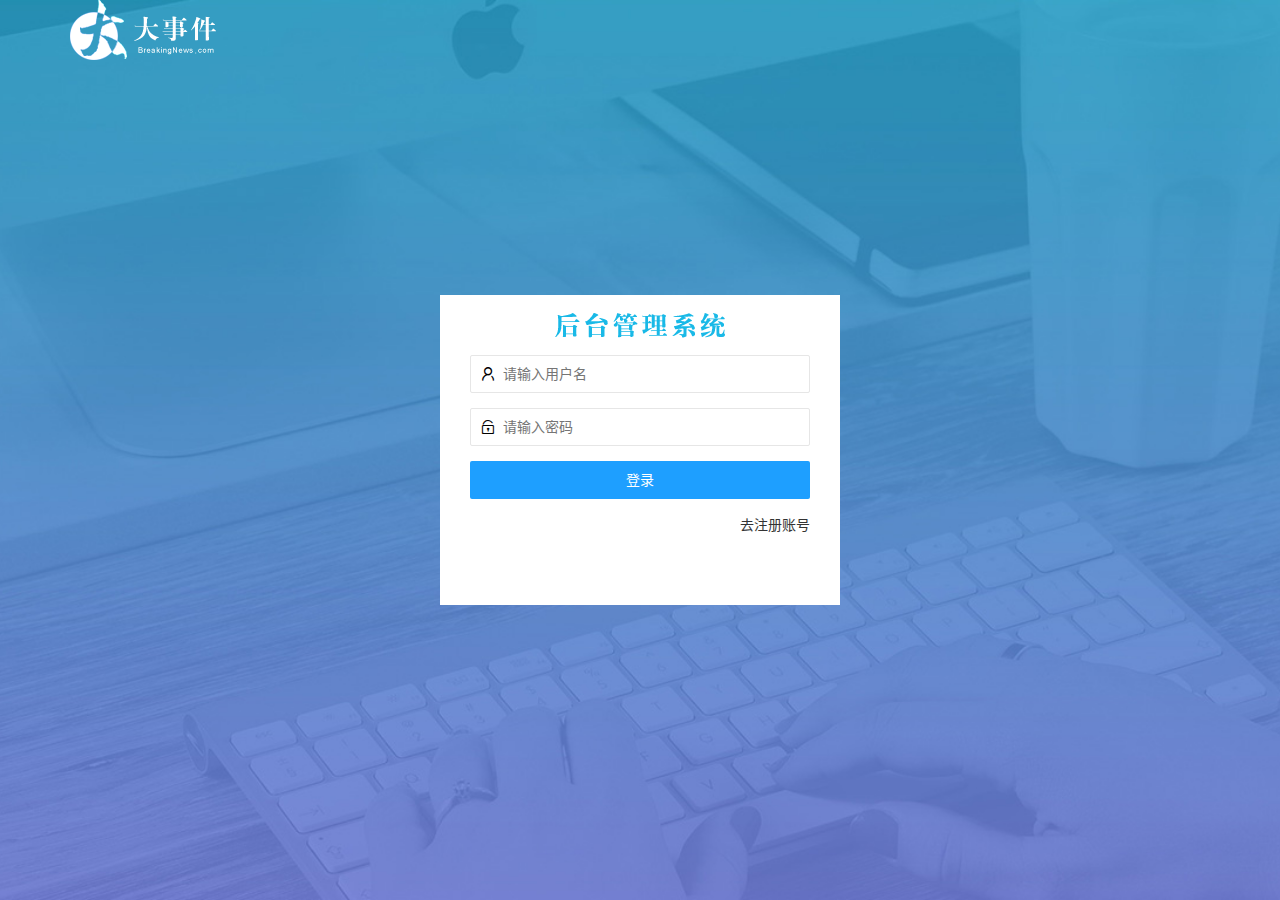
<file: login.html>
<!DOCTYPE html>
<html lang="zh-CN">

<head>
    <meta charset="UTF-8">
    <meta name="viewport" content="width=device-width, initial-scale=1.0">
    <title>大事件-登录/注册</title>
    <!-- 导入layUI样式 -->
    <link rel="stylesheet" href="./assets/lib/layui/css/layui.css">
    <!-- 导入自定义样式 -->
    <link rel="stylesheet" href="./assets/css/login.css">
</head>

<body>
    <!-- 头部logo区 -->
    <div class='layui-main'>
        <img src="./assets/images/logo.png" alt="">
    </div>
    <!-- 登录注册区域 -->
    <div class="loginAndRegBox">
        <!-- 头部 -->
        <div class="title-box"></div>
        <!-- 登录的div -->
        <div class="login-box">
            <form class="layui-form" id="form_login">
                <!-- 用户名 -->
                <div class="layui-form-item">
                    <!-- 用户名图标 -->
                    <i class="layui-icon layui-icon-username"></i>
                    <input type="text" name="username" required lay-verify="required" placeholder="请输入用户名"
                        autocomplete="off" class="layui-input">
                </div>
                <!-- 密码 -->
                <div class="layui-form-item">
                    <!-- 密码图标 -->
                    <i class="layui-icon layui-icon-password"></i>
                    <input type="password" name="password" required lay-verify="pwd" placeholder="请输入密码"
                        autocomplete="off" class="layui-input">
                </div>
                <!-- 登录按钮 -->
                <!-- 注意：表单提交按钮多了一个 lay-submit 属性 -->
                <div class="layui-form-item">
                    <button class="layui-btn layui-btn-fluid layui-btn-normal" lay-submit
                        lay-filter="formDemo">登录</button>
                </div>
                <div class="layui-form-item links">
                    <a href="javascript:;" id="link-reg">去注册账号</a>
                </div>
            </form>
        </div>
        <!-- 注册的div -->
        <div class="reg-box">
            <form class="layui-form" id="form_reg">
                <!-- 用户名 -->
                <div class="layui-form-item">
                    <!-- 用户名图标 -->
                    <i class="layui-icon layui-icon-username"></i>
                    <input type="text" name="username" required lay-verify="required" placeholder="请输入用户名"
                        autocomplete="off" class="layui-input">
                </div>
                <!-- 密码 -->
                <div class="layui-form-item">
                    <!-- 密码图标 -->
                    <i class="layui-icon layui-icon-password"></i>
                    <input type="password" name="password" required lay-verify="required|pwd" placeholder="请输入密码"
                        autocomplete="off" class="layui-input">
                </div>
                <!-- 确认密码 -->
                <div class="layui-form-item">
                    <!-- 密码图标 -->
                    <i class="layui-icon layui-icon-password"></i>
                    <input type="password" name="rePassWord" required lay-verify="required|pwd|rePwd"
                        placeholder="再次确认密码" autocomplete="off" class="layui-input">
                </div>
                <!-- 注册按钮 -->
                <!-- 注意：表单提交按钮多了一个 lay-submit 属性 -->
                <div class="layui-form-item">
                    <button class="layui-btn layui-btn-fluid layui-btn-normal" lay-submit
                        lay-filter="formDemo">注册</button>
                </div>
                <div class="layui-form-item links">
                    <a href="javascript:;" id="link-login">去登录</a>
                </div>
            </form>
        </div>
    </div>
</body>
<!-- 导入layUI-js文件 -->
<script src="./assets/lib/layui/layui.all.js"></script>
<!-- 导入jQUery -->
<script src="./assets/lib/jquery.js"></script>
<script src="./assets/js/baseAPI.js"></script>
<!-- 导入自己的js脚本 -->
<script src="./assets/js/login.js"></script>

</html>
</file>
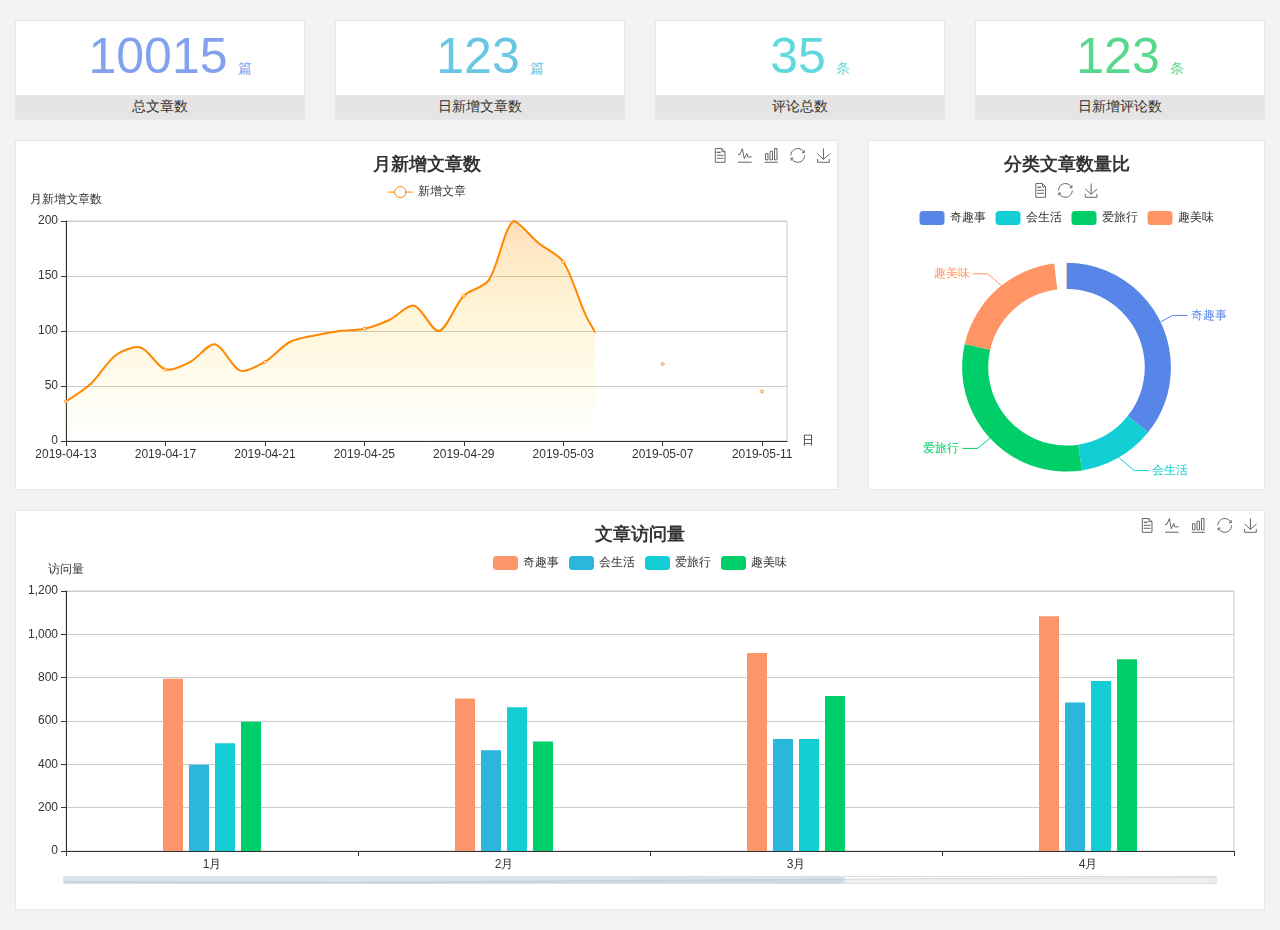
<file: home/dashboard.html>
<!DOCTYPE html>
<html lang="en">

<head>
  <meta charset="UTF-8">
  <meta name="viewport" content="width=device-width, initial-scale=1.0">
  <meta http-equiv="X-UA-Compatible" content="ie=edge">
  <title>图表统计</title>
  <link rel="stylesheet" href="../assets/lib/bootstrap.css" />
  <link rel="stylesheet" href="../assets/lib/main.css" />
  <script src="../assets/lib/jquery.js"></script>
  <script type="text/javascript" src="../assets/lib/echarts.min.js"></script>
</head>

<body>
  <div class="container-fluid">
    <div class="row spannel_list">
      <div class="col-sm-3 col-xs-6">
        <div class="spannel">
          <em>10015</em><span>篇</span>
          <b>总文章数</b>
        </div>
      </div>
      <div class="col-sm-3 col-xs-6">
        <div class="spannel scolor01">
          <em>123</em><span>篇</span>
          <b>日新增文章数</b>
        </div>
      </div>
      <div class="col-sm-3 col-xs-6">
        <div class="spannel scolor02">
          <em>35</em><span>条</span>
          <b>评论总数</b>
        </div>
      </div>
      <div class="col-sm-3 col-xs-6">
        <div class="spannel scolor03">
          <em>123</em><span>条</span>
          <b>日新增评论数</b>
        </div>
      </div>
    </div>
  </div>

  <div class="container-fluid">
    <div class="row curve-pie">
      <div class="col-lg-8 col-md-8">
        <div class="gragh_pannel" id="curve_show"></div>
      </div>
      <div class="col-lg-4 col-md-4">
        <div class="gragh_pannel" id="pie_show"></div>
      </div>
    </div>
  </div>

  <div class="container-fluid">
    <div class="column_pannel" id="column_show"></div>
  </div>

  <script>
    var oChart = echarts.init(document.getElementById('curve_show'));
    var aList_all = [
      { 'count': 36, 'date': '2019-04-13' },
      { 'count': 52, 'date': '2019-04-14' },
      { 'count': 78, 'date': '2019-04-15' },
      { 'count': 85, 'date': '2019-04-16' },
      { 'count': 65, 'date': '2019-04-17' },
      { 'count': 72, 'date': '2019-04-18' },
      { 'count': 88, 'date': '2019-04-19' },
      { 'count': 64, 'date': '2019-04-20' },
      { 'count': 72, 'date': '2019-04-21' },
      { 'count': 90, 'date': '2019-04-22' },
      { 'count': 96, 'date': '2019-04-23' },
      { 'count': 100, 'date': '2019-04-24' },
      { 'count': 102, 'date': '2019-04-25' },
      { 'count': 110, 'date': '2019-04-26' },
      { 'count': 123, 'date': '2019-04-27' },
      { 'count': 100, 'date': '2019-04-28' },
      { 'count': 132, 'date': '2019-04-29' },
      { 'count': 146, 'date': '2019-04-30' },
      { 'count': 200, 'date': '2019-05-01' },
      { 'count': 180, 'date': '2019-05-02' },
      { 'count': 163, 'date': '2019-05-03' },
      { 'count': 110, 'date': '2019-05-04' },
      { 'count': 80, 'date': '2019-05-05' },
      { 'count': 82, 'date': '2019-05-06' },
      { 'count': 70, 'date': '2019-05-07' },
      { 'count': 65, 'date': '2019-05-08' },
      { 'count': 54, 'date': '2019-05-09' },
      { 'count': 40, 'date': '2019-05-10' },
      { 'count': 45, 'date': '2019-05-11' },
      { 'count': 38, 'date': '2019-05-12' },
    ];

    let aCount = [];
    let aDate = [];

    for (var i = 0; i < aList_all.length; i++) {
      aCount.push(aList_all[i].count);
      aDate.push(aList_all[i].date);
    }

    var chartopt = {
      title: {
        text: '月新增文章数',
        left: 'center',
        top: '10'
      },
      tooltip: {
        trigger: 'axis'
      },
      legend: {
        data: ['新增文章'],
        top: '40'
      },
      toolbox: {
        show: true,
        feature: {
          mark: { show: true },
          dataView: { show: true, readOnly: false },
          magicType: { show: true, type: ['line', 'bar'] },
          restore: { show: true },
          saveAsImage: { show: true }
        }
      },
      calculable: true,
      xAxis: [
        {
          name: '日',
          type: 'category',
          boundaryGap: false,
          data: aDate
        }
      ],
      yAxis: [
        {
          name: '月新增文章数',
          type: 'value'
        }
      ],
      series: [
        {
          name: '新增文章',
          type: 'line',
          smooth: true,
          itemStyle: { normal: { areaStyle: { type: 'default' }, color: '#f80' }, lineStyle: { color: '#f80' } },
          data: aCount
        }],
      areaStyle: {
        normal: {
          color: new echarts.graphic.LinearGradient(0, 0, 0, 1, [{
            offset: 0,
            color: 'rgba(255,136,0,0.39)'
          }, {
            offset: .34,
            color: 'rgba(255,180,0,0.25)'
          }, {
            offset: 1,
            color: 'rgba(255,222,0,0.00)'
          }])

        }
      },
      grid: {
        show: true,
        x: 50,
        x2: 50,
        y: 80,
        height: 220
      }
    };

    oChart.setOption(chartopt);


    var oPie = echarts.init(document.getElementById('pie_show'));
    var oPieopt =
    {
      title: {
        top: 10,
        text: '分类文章数量比',
        x: 'center'
      },
      tooltip: {
        trigger: 'item',
        formatter: "{a} <br/>{b} : {c} ({d}%)"
      },
      color: ['#5885e8', '#13cfd5', '#00ce68', '#ff9565'],
      legend: {
        x: 'center',
        top: 65,
        data: ['奇趣事', '会生活', '爱旅行', '趣美味']
      },
      toolbox: {
        show: true,
        x: 'center',
        top: 35,
        feature: {
          mark: { show: true },
          dataView: { show: true, readOnly: false },
          magicType: {
            show: true,
            type: ['pie', 'funnel'],
            option: {
              funnel: {
                x: '25%',
                width: '50%',
                funnelAlign: 'left',
                max: 1548
              }
            }
          },
          restore: { show: true },
          saveAsImage: { show: true }
        }
      },
      calculable: true,
      series: [
        {
          name: '访问来源',
          type: 'pie',
          radius: ['45%', '60%'],
          center: ['50%', '65%'],
          data: [
            { value: 300, name: '奇趣事' },
            { value: 100, name: '会生活' },
            { value: 260, name: '爱旅行' },
            { value: 180, name: '趣美味' }
          ]
        }
      ]
    };
    oPie.setOption(oPieopt);



    var oColumn = this.echarts.init(document.getElementById('column_show'));
    var oColumnopt =
    {
      title: {
        text: '文章访问量',
        left: 'center',
        top: '10'
      },
      tooltip: {
        trigger: 'axis'
      },
      legend: {
        data: ['奇趣事', '会生活', '爱旅行', '趣美味'],
        top: '40'
      },
      toolbox: {
        show: true,
        feature: {
          mark: { show: true },
          dataView: { show: true, readOnly: false },
          magicType: { show: true, type: ['line', 'bar'] },
          restore: { show: true },
          saveAsImage: { show: true }
        }
      },
      calculable: true,
      xAxis: [
        {
          type: 'category',
          data: ['1月', '2月', '3月', '4月', '5月']
        }
      ],
      yAxis: [
        {
          name: '访问量',
          type: 'value'
        }
      ],
      series: [
        {
          name: '奇趣事',
          type: 'bar',
          barWidth: 20,
          itemStyle: {
            normal: { areaStyle: { type: 'default' }, color: '#fd956a' }
          },
          data: [800, 708, 920, 1090, 1200]
        },
        {
          name: '会生活',
          type: 'bar',
          barWidth: 20,
          itemStyle: {
            normal: { areaStyle: { type: 'default' }, color: '#2bb6db' }
          },
          data: [400, 468, 520, 690, 800]
        },
        {
          name: '爱旅行',
          type: 'bar',
          barWidth: 20,
          itemStyle: {
            normal: { areaStyle: { type: 'default' }, color: '#13cfd5' }
          },
          data: [500, 668, 520, 790, 900]
        },
        {
          name: '趣美味',
          type: 'bar',
          barWidth: 20,
          itemStyle: {
            normal: { areaStyle: { type: 'default' }, color: '#00ce68' }
          },
          data: [600, 508, 720, 890, 1000]
        }
      ],
      grid: {
        show: true,
        x: 50,
        x2: 30,
        y: 80,
        height: 260
      },
      dataZoom: [//给x轴设置滚动条
        {
          start: 0,//默认为0
          end: 100 - 1000 / 31,//默认为100
          type: 'slider',
          show: true,
          xAxisIndex: [0],
          handleSize: 0,//滑动条的 左右2个滑动条的大小
          height: 8,//组件高度
          left: 45, //左边的距离
          right: 50,//右边的距离
          bottom: 26,//右边的距离
          handleColor: '#ddd',//h滑动图标的颜色
          handleStyle: {
            borderColor: "#cacaca",
            borderWidth: "1",
            shadowBlur: 2,
            background: "#ddd",
            shadowColor: "#ddd",
          }
        }]
    };
    oColumn.setOption(oColumnopt);
  </script>
</body>

</html>
</file>
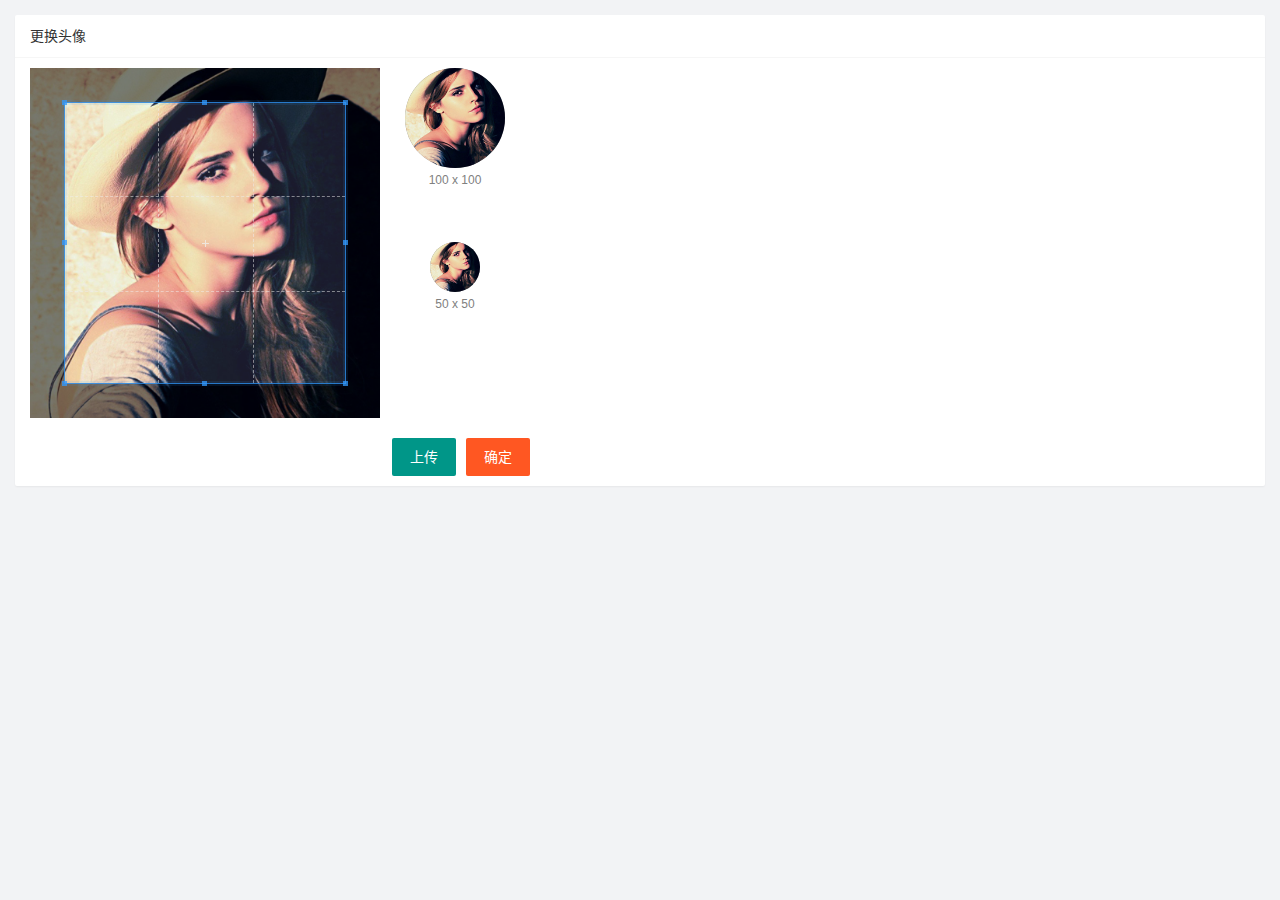
<file: user/user_avatar.html>
<!DOCTYPE html>
<html lang="zh-CN">

<head>
    <meta charset="UTF-8">
    <meta name="viewport" content="width=device-width, initial-scale=1.0">
    <title>Document</title>
    <link rel="stylesheet" href="../assets/lib/layui/css/layui.css">
    <link rel="stylesheet" href="../assets/lib/cropper/cropper.css">
    <link rel="stylesheet" href="../assets/css/user/user_avatar.css">
</head>

<body>
    <div class="layui-card">
        <div class="layui-card-header">更换头像</div>
        <div class="layui-card-body">
            <!-- 第一行的图片裁剪和预览区域 -->
            <div class="row1">
                <!-- 图片裁剪区域 -->
                <div class="cropper-box">
                    <!-- 这个 img 标签很重要，将来会把它初始化为裁剪区域 -->
                    <img id="image" src="../assets/images/sample.jpg" />
                </div>
                <!-- 图片的预览区域 -->
                <div class="preview-box">
                    <div>
                        <!-- 宽高为 100px 的预览区域 -->
                        <div class="img-preview w100"></div>
                        <p class="size">100 x 100</p>
                    </div>
                    <div>
                        <!-- 宽高为 50px 的预览区域 -->
                        <div class="img-preview w50"></div>
                        <p class="size">50 x 50</p>
                    </div>
                </div>
            </div>

            <!-- 第二行的按钮区域 -->
            <div class="row2">
                <!-- 通过accept 属性，可以指定，用户选择什么类型的文件 -->
                <input type="file" id="file" accept="image/jpeg,image/png">
                <button type="button" class="layui-btn" id="btnChooseImage">上传</button>
                <button type="button" class="layui-btn layui-btn-danger" id="btnUpload">确定</button>
            </div>
        </div>
    </div>
</body>
<script src="../assets/lib/layui/layui.all.js"></script>
<script src="../assets/lib/jquery.js"></script>
<script src="../assets/lib/cropper/Cropper.js"></script>
<script src="../assets/lib/cropper/jquery-cropper.js"></script>
<script src="../assets/js/baseAPI.js"></script>
<script src="../assets/js/user/user_avatar.js"></script>

</html>
</file>
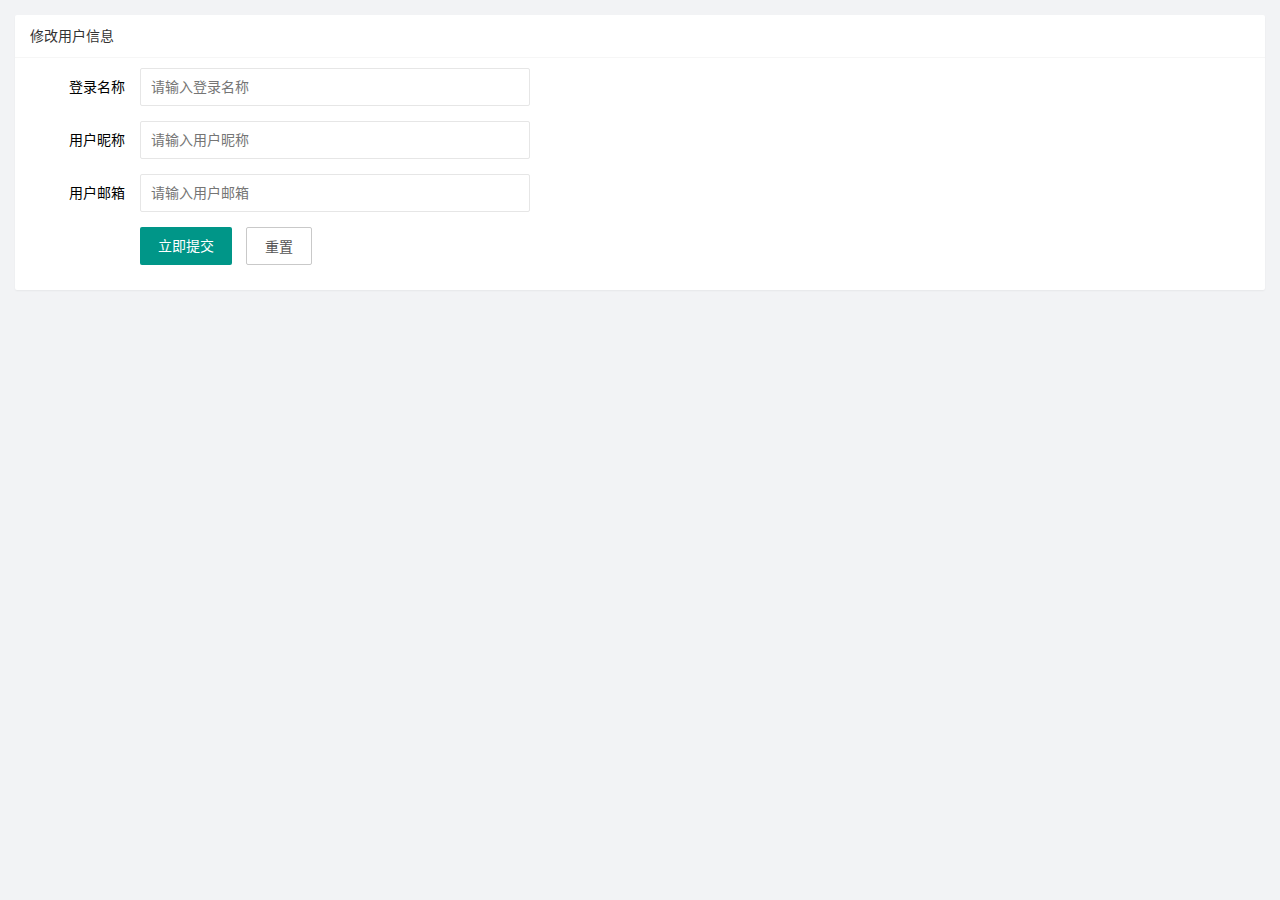
<file: user/user_info.html>
<!DOCTYPE html>
<html lang="zh-CN">

<head>
    <meta charset="UTF-8">
    <meta name="viewport" content="width=device-width, initial-scale=1.0">
    <title>个人信息</title>
    <!-- 导入layui.css文件 -->
    <link rel="stylesheet" href="../assets/lib/layui/css/layui.css">
    <!-- 导入自己的css文件 -->
    <link rel="stylesheet" href="../assets/css/user/user_info.css">
</head>

<body>
    <!-- 卡片区 -->
    <div class="layui-card">
        <div class="layui-card-header">修改用户信息</div>
        <div class="layui-card-body">
            <form class="layui-form" lay-filter='formUserInfo'>
                <!-- 这是隐藏域 -->
                <input type="hidden" name="id" value="" />
                <div class="layui-form-item">
                    <label class="layui-form-label">登录名称</label>
                    <div class="layui-input-block">
                        <input type="text" name="username" required lay-verify="required" placeholder="请输入登录名称"
                            autocomplete="off" class="layui-input" readonly />
                    </div>
                </div>
                <div class="layui-form-item">
                    <label class="layui-form-label">用户昵称</label>
                    <div class="layui-input-block">
                        <input type="text" name="nickname" required lay-verify="required|nickname" placeholder="请输入用户昵称"
                            autocomplete="off" class="layui-input" />
                    </div>
                </div>
                <div class="layui-form-item">
                    <label class="layui-form-label">用户邮箱</label>
                    <div class="layui-input-block">
                        <input type="text" name="email" required lay-verify="required|email" placeholder="请输入用户邮箱"
                            autocomplete="off" class="layui-input" />
                    </div>
                </div>
                <!-- 提交 -->
                <div class="layui-form-item">
                    <div class="layui-input-block">
                        <button class="layui-btn" lay-submit lay-filter="formDemo">立即提交</button>
                        <button type="reset" class="layui-btn layui-btn-primary" id="btnReset">重置</button>
                    </div>
                </div>
            </form>
        </div>
    </div>
</body>
<!-- 导入layui的js文件 -->
<script src="../assets/lib/layui/layui.all.js"></script>
<!--导入jquer的文件 -->
<script src="../assets/lib/jquery.js"></script>
<!-- 导入baseAPI -->
<script src="../assets/js/baseAPI.js"></script>
<!-- 导入自己的js文件 -->
<script src="../assets/js/user/user_info.js"></script>

</html>
</file>
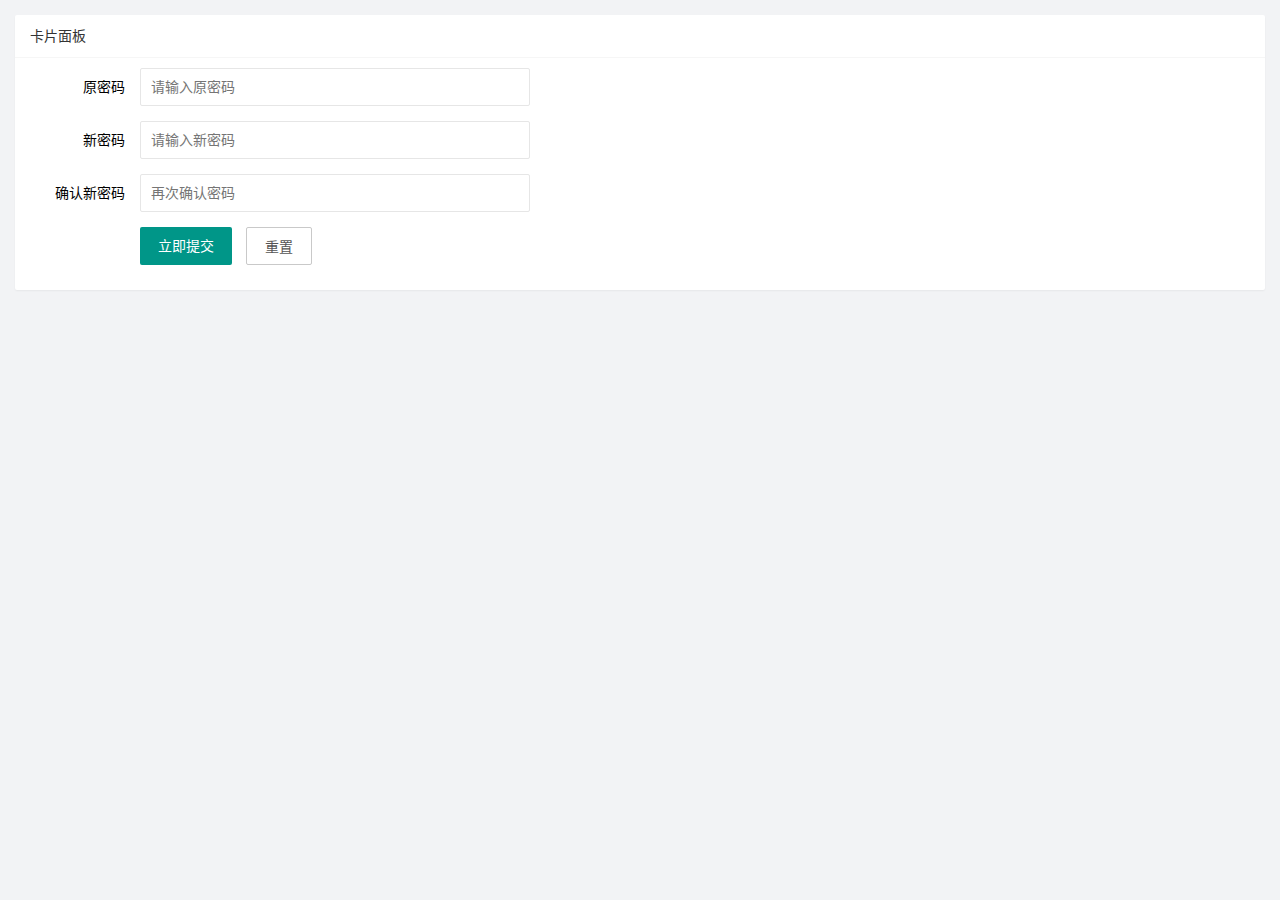
<file: user/user_pwd.html>
<!DOCTYPE html>
<html lang="zh-CN">

<head>
    <meta charset="UTF-8">
    <meta name="viewport" content="width=device-width, initial-scale=1.0">
    <title>重置密码</title>
    <!-- 导入layui的css文件 -->
    <link rel="stylesheet" href="../assets/lib/layui/css/layui.css">
    <!-- 导入自己的css文件 -->
    <link rel="stylesheet" href="../assets/css/user/user_pwd.css">
</head>

<body>
    <div class="layui-card">
        <div class="layui-card-header">卡片面板</div>
        <div class="layui-card-body">
            <!-- 表单 -->
            <form class="layui-form" action="">
                <div class="layui-form-item">
                    <label class="layui-form-label">原密码</label>
                    <div class="layui-input-block">
                        <input type="password" name="oldPwd" required lay-verify="required|pwd" placeholder="请输入原密码"
                            autocomplete="off" class="layui-input">
                    </div>
                </div>
                <div class="layui-form-item">
                    <label class="layui-form-label">新密码</label>
                    <div class="layui-input-block">
                        <input type="password" name="newPwd" required lay-verify="required|pwd|samePwd"
                            placeholder="请输入新密码" autocomplete="off" class="layui-input">
                    </div>
                </div>
                <div class="layui-form-item">
                    <label class="layui-form-label">确认新密码</label>
                    <div class="layui-input-block">
                        <input type="password" name="rePwd" required lay-verify="required|pwd｜rePwd"
                            placeholder="再次确认密码" autocomplete="off" class="layui-input">
                    </div>
                </div>
                <!-- 提交 -->
                <div class="layui-form-item">
                    <div class="layui-input-block">
                        <button class="layui-btn" lay-submit lay-filter="formDemo">立即提交</button>
                        <button type="reset" class="layui-btn layui-btn-primary" id="btnReset">重置</button>
                    </div>
                </div>
            </form>
        </div>
    </div>
</body>
<!-- 导入layui的js文件 -->
<script src="../assets/lib/layui/layui.all.js"></script>
<!--导入jquer的文件 -->
<script src="../assets/lib/jquery.js"></script>
<!-- 导入baseAPI -->
<script src="../assets/js/baseAPI.js"></script>
<!-- 导入自己的js文件 -->
<script src="../assets/js/user/user_pwd.js"></script>

</html>
</file>
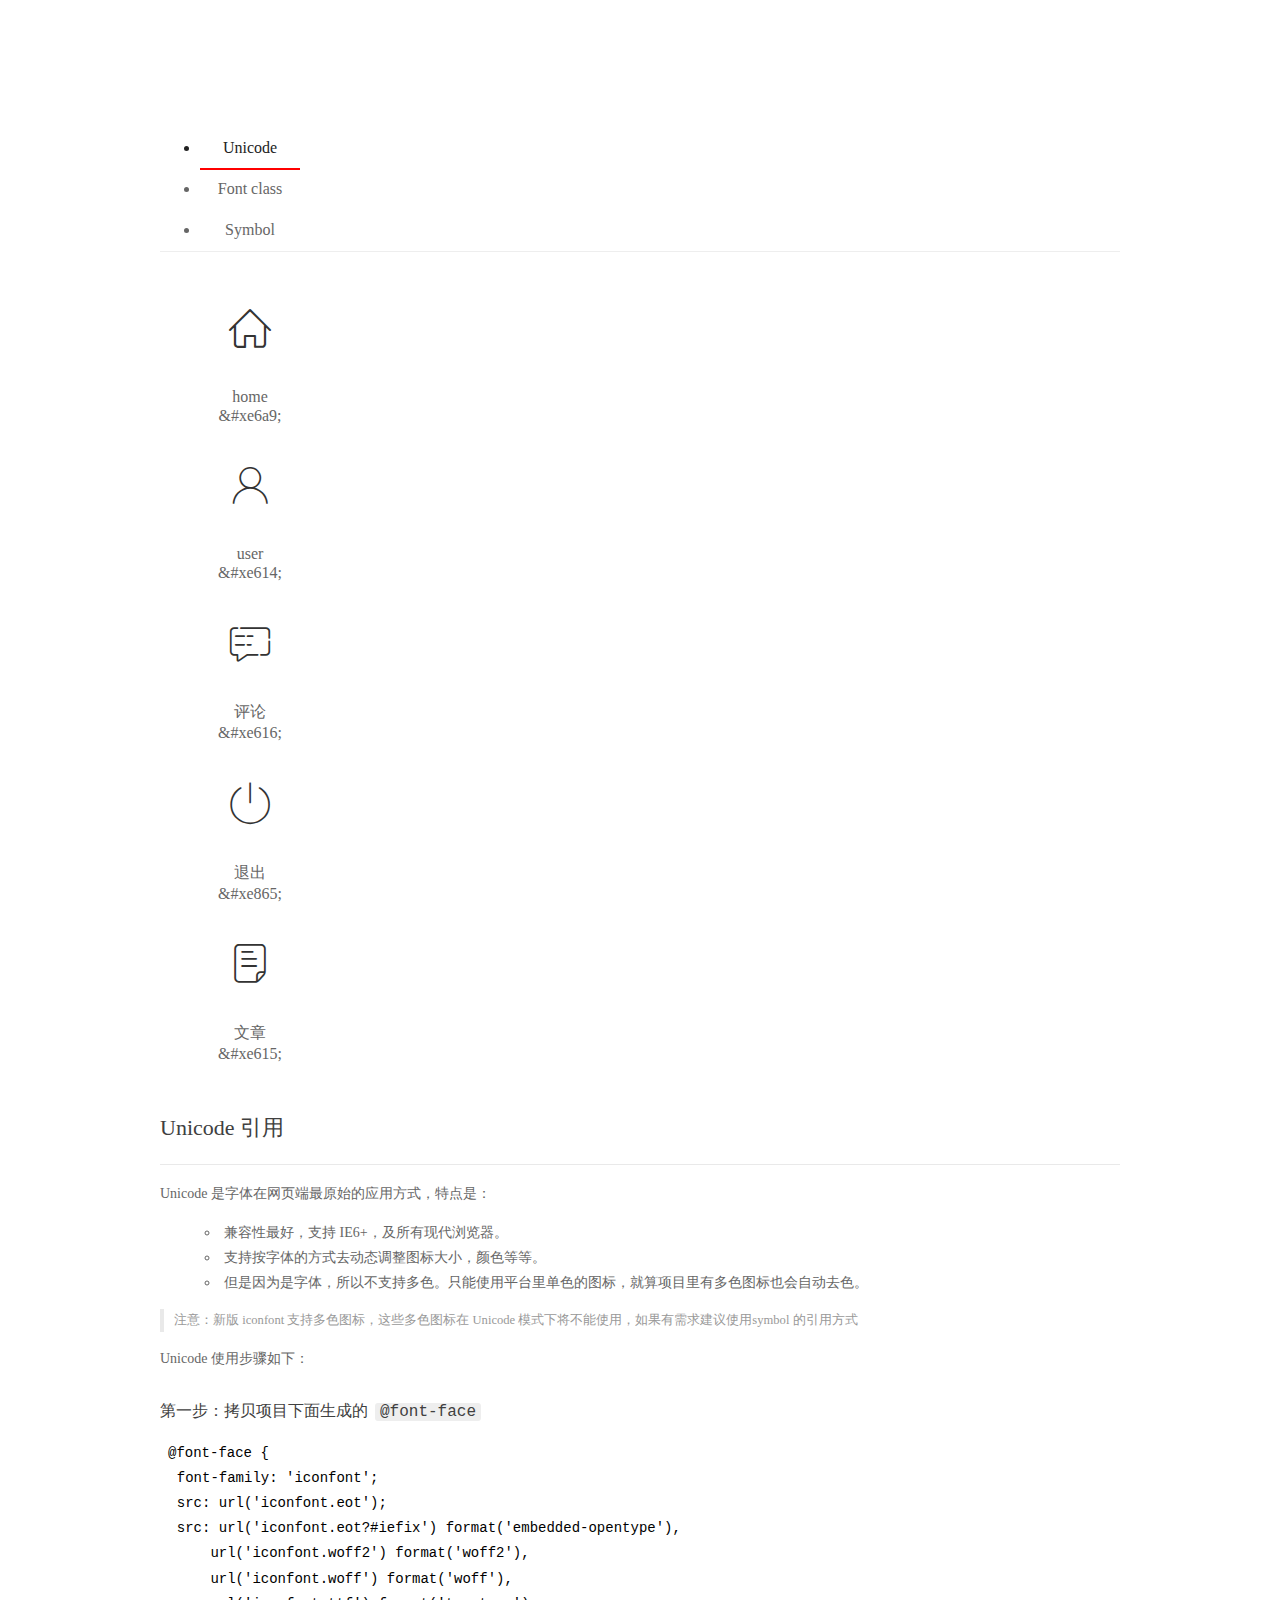
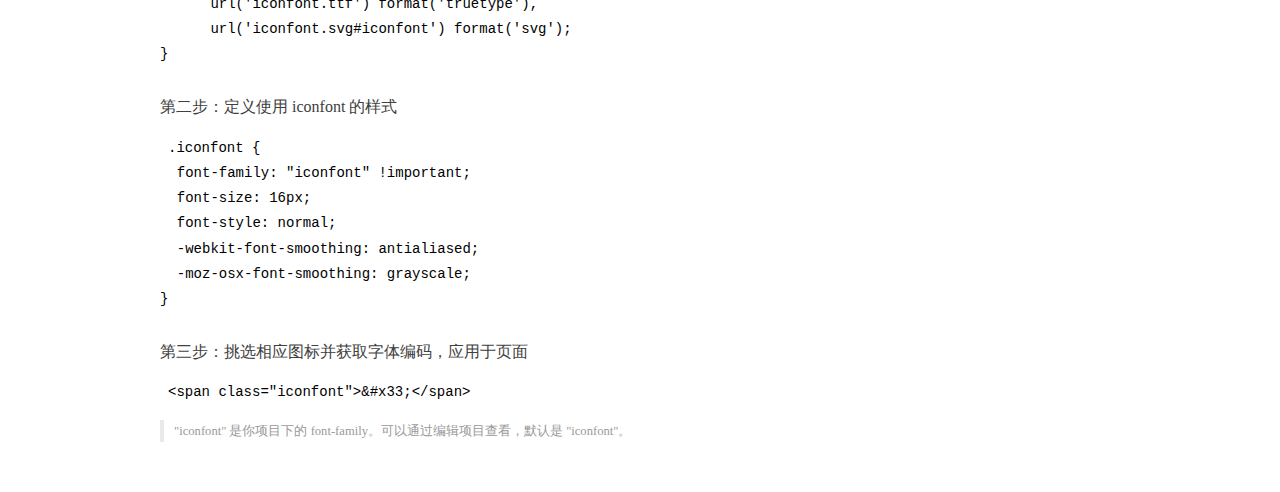
<file: assets/fonts/demo_index.html>
<!DOCTYPE html>
<html>
<head>
  <meta charset="utf-8"/>
  <title>IconFont Demo</title>
  <link rel="shortcut icon" href="https://gtms04.alicdn.com/tps/i4/TB1_oz6GVXXXXaFXpXXJDFnIXXX-64-64.ico" type="image/x-icon"/>
  <link rel="stylesheet" href="https://g.alicdn.com/thx/cube/1.3.2/cube.min.css">
  <link rel="stylesheet" href="demo.css">
  <link rel="stylesheet" href="iconfont.css">
  <script src="iconfont.js"></script>
  <!-- jQuery -->
  <script src="https://a1.alicdn.com/oss/uploads/2018/12/26/7bfddb60-08e8-11e9-9b04-53e73bb6408b.js"></script>
  <!-- 代码高亮 -->
  <script src="https://a1.alicdn.com/oss/uploads/2018/12/26/a3f714d0-08e6-11e9-8a15-ebf944d7534c.js"></script>
</head>
<body>
  <div class="main">
    <h1 class="logo"><a href="https://www.iconfont.cn/" title="iconfont 首页" target="_blank">&#xe86b;</a></h1>
    <div class="nav-tabs">
      <ul id="tabs" class="dib-box">
        <li class="dib active"><span>Unicode</span></li>
        <li class="dib"><span>Font class</span></li>
        <li class="dib"><span>Symbol</span></li>
      </ul>
      
    </div>
    <div class="tab-container">
      <div class="content unicode" style="display: block;">
          <ul class="icon_lists dib-box">
          
            <li class="dib">
              <span class="icon iconfont">&#xe6a9;</span>
                <div class="name">home</div>
                <div class="code-name">&amp;#xe6a9;</div>
              </li>
          
            <li class="dib">
              <span class="icon iconfont">&#xe614;</span>
                <div class="name">user</div>
                <div class="code-name">&amp;#xe614;</div>
              </li>
          
            <li class="dib">
              <span class="icon iconfont">&#xe616;</span>
                <div class="name">评论</div>
                <div class="code-name">&amp;#xe616;</div>
              </li>
          
            <li class="dib">
              <span class="icon iconfont">&#xe865;</span>
                <div class="name">退出</div>
                <div class="code-name">&amp;#xe865;</div>
              </li>
          
            <li class="dib">
              <span class="icon iconfont">&#xe615;</span>
                <div class="name">文章</div>
                <div class="code-name">&amp;#xe615;</div>
              </li>
          
          </ul>
          <div class="article markdown">
          <h2 id="unicode-">Unicode 引用</h2>
          <hr>

          <p>Unicode 是字体在网页端最原始的应用方式，特点是：</p>
          <ul>
            <li>兼容性最好，支持 IE6+，及所有现代浏览器。</li>
            <li>支持按字体的方式去动态调整图标大小，颜色等等。</li>
            <li>但是因为是字体，所以不支持多色。只能使用平台里单色的图标，就算项目里有多色图标也会自动去色。</li>
          </ul>
          <blockquote>
            <p>注意：新版 iconfont 支持多色图标，这些多色图标在 Unicode 模式下将不能使用，如果有需求建议使用symbol 的引用方式</p>
          </blockquote>
          <p>Unicode 使用步骤如下：</p>
          <h3 id="-font-face">第一步：拷贝项目下面生成的 <code>@font-face</code></h3>
<pre><code class="language-css"
>@font-face {
  font-family: 'iconfont';
  src: url('iconfont.eot');
  src: url('iconfont.eot?#iefix') format('embedded-opentype'),
      url('iconfont.woff2') format('woff2'),
      url('iconfont.woff') format('woff'),
      url('iconfont.ttf') format('truetype'),
      url('iconfont.svg#iconfont') format('svg');
}
</code></pre>
          <h3 id="-iconfont-">第二步：定义使用 iconfont 的样式</h3>
<pre><code class="language-css"
>.iconfont {
  font-family: "iconfont" !important;
  font-size: 16px;
  font-style: normal;
  -webkit-font-smoothing: antialiased;
  -moz-osx-font-smoothing: grayscale;
}
</code></pre>
          <h3 id="-">第三步：挑选相应图标并获取字体编码，应用于页面</h3>
<pre>
<code class="language-html"
>&lt;span class="iconfont"&gt;&amp;#x33;&lt;/span&gt;
</code></pre>
          <blockquote>
            <p>"iconfont" 是你项目下的 font-family。可以通过编辑项目查看，默认是 "iconfont"。</p>
          </blockquote>
          </div>
      </div>
      <div class="content font-class">
        <ul class="icon_lists dib-box">
          
          <li class="dib">
            <span class="icon iconfont icon-home"></span>
            <div class="name">
              home
            </div>
            <div class="code-name">.icon-home
            </div>
          </li>
          
          <li class="dib">
            <span class="icon iconfont icon-user"></span>
            <div class="name">
              user
            </div>
            <div class="code-name">.icon-user
            </div>
          </li>
          
          <li class="dib">
            <span class="icon iconfont icon-pinglun"></span>
            <div class="name">
              评论
            </div>
            <div class="code-name">.icon-pinglun
            </div>
          </li>
          
          <li class="dib">
            <span class="icon iconfont icon-tuichu"></span>
            <div class="name">
              退出
            </div>
            <div class="code-name">.icon-tuichu
            </div>
          </li>
          
          <li class="dib">
            <span class="icon iconfont icon-16"></span>
            <div class="name">
              文章
            </div>
            <div class="code-name">.icon-16
            </div>
          </li>
          
        </ul>
        <div class="article markdown">
        <h2 id="font-class-">font-class 引用</h2>
        <hr>

        <p>font-class 是 Unicode 使用方式的一种变种，主要是解决 Unicode 书写不直观，语意不明确的问题。</p>
        <p>与 Unicode 使用方式相比，具有如下特点：</p>
        <ul>
          <li>兼容性良好，支持 IE8+，及所有现代浏览器。</li>
          <li>相比于 Unicode 语意明确，书写更直观。可以很容易分辨这个 icon 是什么。</li>
          <li>因为使用 class 来定义图标，所以当要替换图标时，只需要修改 class 里面的 Unicode 引用。</li>
          <li>不过因为本质上还是使用的字体，所以多色图标还是不支持的。</li>
        </ul>
        <p>使用步骤如下：</p>
        <h3 id="-fontclass-">第一步：引入项目下面生成的 fontclass 代码：</h3>
<pre><code class="language-html">&lt;link rel="stylesheet" href="./iconfont.css"&gt;
</code></pre>
        <h3 id="-">第二步：挑选相应图标并获取类名，应用于页面：</h3>
<pre><code class="language-html">&lt;span class="iconfont icon-xxx"&gt;&lt;/span&gt;
</code></pre>
        <blockquote>
          <p>"
            iconfont" 是你项目下的 font-family。可以通过编辑项目查看，默认是 "iconfont"。</p>
        </blockquote>
      </div>
      </div>
      <div class="content symbol">
          <ul class="icon_lists dib-box">
          
            <li class="dib">
                <svg class="icon svg-icon" aria-hidden="true">
                  <use xlink:href="#icon-home"></use>
                </svg>
                <div class="name">home</div>
                <div class="code-name">#icon-home</div>
            </li>
          
            <li class="dib">
                <svg class="icon svg-icon" aria-hidden="true">
                  <use xlink:href="#icon-user"></use>
                </svg>
                <div class="name">user</div>
                <div class="code-name">#icon-user</div>
            </li>
          
            <li class="dib">
                <svg class="icon svg-icon" aria-hidden="true">
                  <use xlink:href="#icon-pinglun"></use>
                </svg>
                <div class="name">评论</div>
                <div class="code-name">#icon-pinglun</div>
            </li>
          
            <li class="dib">
                <svg class="icon svg-icon" aria-hidden="true">
                  <use xlink:href="#icon-tuichu"></use>
                </svg>
                <div class="name">退出</div>
                <div class="code-name">#icon-tuichu</div>
            </li>
          
            <li class="dib">
                <svg class="icon svg-icon" aria-hidden="true">
                  <use xlink:href="#icon-16"></use>
                </svg>
                <div class="name">文章</div>
                <div class="code-name">#icon-16</div>
            </li>
          
          </ul>
          <div class="article markdown">
          <h2 id="symbol-">Symbol 引用</h2>
          <hr>

          <p>这是一种全新的使用方式，应该说这才是未来的主流，也是平台目前推荐的用法。相关介绍可以参考这篇<a href="">文章</a>
            这种用法其实是做了一个 SVG 的集合，与另外两种相比具有如下特点：</p>
          <ul>
            <li>支持多色图标了，不再受单色限制。</li>
            <li>通过一些技巧，支持像字体那样，通过 <code>font-size</code>, <code>color</code> 来调整样式。</li>
            <li>兼容性较差，支持 IE9+，及现代浏览器。</li>
            <li>浏览器渲染 SVG 的性能一般，还不如 png。</li>
          </ul>
          <p>使用步骤如下：</p>
          <h3 id="-symbol-">第一步：引入项目下面生成的 symbol 代码：</h3>
<pre><code class="language-html">&lt;script src="./iconfont.js"&gt;&lt;/script&gt;
</code></pre>
          <h3 id="-css-">第二步：加入通用 CSS 代码（引入一次就行）：</h3>
<pre><code class="language-html">&lt;style&gt;
.icon {
  width: 1em;
  height: 1em;
  vertical-align: -0.15em;
  fill: currentColor;
  overflow: hidden;
}
&lt;/style&gt;
</code></pre>
          <h3 id="-">第三步：挑选相应图标并获取类名，应用于页面：</h3>
<pre><code class="language-html">&lt;svg class="icon" aria-hidden="true"&gt;
  &lt;use xlink:href="#icon-xxx"&gt;&lt;/use&gt;
&lt;/svg&gt;
</code></pre>
          </div>
      </div>

    </div>
  </div>
  <script>
  $(document).ready(function () {
      $('.tab-container .content:first').show()

      $('#tabs li').click(function (e) {
        var tabContent = $('.tab-container .content')
        var index = $(this).index()

        if ($(this).hasClass('active')) {
          return
        } else {
          $('#tabs li').removeClass('active')
          $(this).addClass('active')

          tabContent.hide().eq(index).fadeIn()
        }
      })
    })
  </script>
</body>
</html>
</file>
<file: assets/lib/layui/css/layui.css>
/** layui-v2.5.5 MIT License By https://www.layui.com */
 .layui-inline,img{display:inline-block;vertical-align:middle}h1,h2,h3,h4,h5,h6{font-weight:400}.layui-edge,.layui-header,.layui-inline,.layui-main{position:relative}.layui-body,.layui-edge,.layui-elip{overflow:hidden}.layui-btn,.layui-edge,.layui-inline,img{vertical-align:middle}.layui-btn,.layui-disabled,.layui-icon,.layui-unselect{-moz-user-select:none;-webkit-user-select:none;-ms-user-select:none}.layui-elip,.layui-form-checkbox span,.layui-form-pane .layui-form-label{text-overflow:ellipsis;white-space:nowrap}.layui-breadcrumb,.layui-tree-btnGroup{visibility:hidden}blockquote,body,button,dd,div,dl,dt,form,h1,h2,h3,h4,h5,h6,input,li,ol,p,pre,td,textarea,th,ul{margin:0;padding:0;-webkit-tap-highlight-color:rgba(0,0,0,0)}a:active,a:hover{outline:0}img{border:none}li{list-style:none}table{border-collapse:collapse;border-spacing:0}h4,h5,h6{font-size:100%}button,input,optgroup,option,select,textarea{font-family:inherit;font-size:inherit;font-style:inherit;font-weight:inherit;outline:0}pre{white-space:pre-wrap;white-space:-moz-pre-wrap;white-space:-pre-wrap;white-space:-o-pre-wrap;word-wrap:break-word}body{line-height:24px;font:14px Helvetica Neue,Helvetica,PingFang SC,Tahoma,Arial,sans-serif}hr{height:1px;margin:10px 0;border:0;clear:both}a{color:#333;text-decoration:none}a:hover{color:#777}a cite{font-style:normal;*cursor:pointer}.layui-border-box,.layui-border-box *{box-sizing:border-box}.layui-box,.layui-box *{box-sizing:content-box}.layui-clear{clear:both;*zoom:1}.layui-clear:after{content:'\20';clear:both;*zoom:1;display:block;height:0}.layui-inline{*display:inline;*zoom:1}.layui-edge{display:inline-block;width:0;height:0;border-width:6px;border-style:dashed;border-color:transparent}.layui-edge-top{top:-4px;border-bottom-color:#999;border-bottom-style:solid}.layui-edge-right{border-left-color:#999;border-left-style:solid}.layui-edge-bottom{top:2px;border-top-color:#999;border-top-style:solid}.layui-edge-left{border-right-color:#999;border-right-style:solid}.layui-disabled,.layui-disabled:hover{color:#d2d2d2!important;cursor:not-allowed!important}.layui-circle{border-radius:100%}.layui-show{display:block!important}.layui-hide{display:none!important}@font-face{font-family:layui-icon;src:url(../font/iconfont.eot?v=250);src:url(../font/iconfont.eot?v=250#iefix) format('embedded-opentype'),url(../font/iconfont.woff2?v=250) format('woff2'),url(../font/iconfont.woff?v=250) format('woff'),url(../font/iconfont.ttf?v=250) format('truetype'),url(../font/iconfont.svg?v=250#layui-icon) format('svg')}.layui-icon{font-family:layui-icon!important;font-size:16px;font-style:normal;-webkit-font-smoothing:antialiased;-moz-osx-font-smoothing:grayscale}.layui-icon-reply-fill:before{content:"\e611"}.layui-icon-set-fill:before{content:"\e614"}.layui-icon-menu-fill:before{content:"\e60f"}.layui-icon-search:before{content:"\e615"}.layui-icon-share:before{content:"\e641"}.layui-icon-set-sm:before{content:"\e620"}.layui-icon-engine:before{content:"\e628"}.layui-icon-close:before{content:"\1006"}.layui-icon-close-fill:before{content:"\1007"}.layui-icon-chart-screen:before{content:"\e629"}.layui-icon-star:before{content:"\e600"}.layui-icon-circle-dot:before{content:"\e617"}.layui-icon-chat:before{content:"\e606"}.layui-icon-release:before{content:"\e609"}.layui-icon-list:before{content:"\e60a"}.layui-icon-chart:before{content:"\e62c"}.layui-icon-ok-circle:before{content:"\1005"}.layui-icon-layim-theme:before{content:"\e61b"}.layui-icon-table:before{content:"\e62d"}.layui-icon-right:before{content:"\e602"}.layui-icon-left:before{content:"\e603"}.layui-icon-cart-simple:before{content:"\e698"}.layui-icon-face-cry:before{content:"\e69c"}.layui-icon-face-smile:before{content:"\e6af"}.layui-icon-survey:before{content:"\e6b2"}.layui-icon-tree:before{content:"\e62e"}.layui-icon-upload-circle:before{content:"\e62f"}.layui-icon-add-circle:before{content:"\e61f"}.layui-icon-download-circle:before{content:"\e601"}.layui-icon-templeate-1:before{content:"\e630"}.layui-icon-util:before{content:"\e631"}.layui-icon-face-surprised:before{content:"\e664"}.layui-icon-edit:before{content:"\e642"}.layui-icon-speaker:before{content:"\e645"}.layui-icon-down:before{content:"\e61a"}.layui-icon-file:before{content:"\e621"}.layui-icon-layouts:before{content:"\e632"}.layui-icon-rate-half:before{content:"\e6c9"}.layui-icon-add-circle-fine:before{content:"\e608"}.layui-icon-prev-circle:before{content:"\e633"}.layui-icon-read:before{content:"\e705"}.layui-icon-404:before{content:"\e61c"}.layui-icon-carousel:before{content:"\e634"}.layui-icon-help:before{content:"\e607"}.layui-icon-code-circle:before{content:"\e635"}.layui-icon-water:before{content:"\e636"}.layui-icon-username:before{content:"\e66f"}.layui-icon-find-fill:before{content:"\e670"}.layui-icon-about:before{content:"\e60b"}.layui-icon-location:before{content:"\e715"}.layui-icon-up:before{content:"\e619"}.layui-icon-pause:before{content:"\e651"}.layui-icon-date:before{content:"\e637"}.layui-icon-layim-uploadfile:before{content:"\e61d"}.layui-icon-delete:before{content:"\e640"}.layui-icon-play:before{content:"\e652"}.layui-icon-top:before{content:"\e604"}.layui-icon-friends:before{content:"\e612"}.layui-icon-refresh-3:before{content:"\e9aa"}.layui-icon-ok:before{content:"\e605"}.layui-icon-layer:before{content:"\e638"}.layui-icon-face-smile-fine:before{content:"\e60c"}.layui-icon-dollar:before{content:"\e659"}.layui-icon-group:before{content:"\e613"}.layui-icon-layim-download:before{content:"\e61e"}.layui-icon-picture-fine:before{content:"\e60d"}.layui-icon-link:before{content:"\e64c"}.layui-icon-diamond:before{content:"\e735"}.layui-icon-log:before{content:"\e60e"}.layui-icon-rate-solid:before{content:"\e67a"}.layui-icon-fonts-del:before{content:"\e64f"}.layui-icon-unlink:before{content:"\e64d"}.layui-icon-fonts-clear:before{content:"\e639"}.layui-icon-triangle-r:before{content:"\e623"}.layui-icon-circle:before{content:"\e63f"}.layui-icon-radio:before{content:"\e643"}.layui-icon-align-center:before{content:"\e647"}.layui-icon-align-right:before{content:"\e648"}.layui-icon-align-left:before{content:"\e649"}.layui-icon-loading-1:before{content:"\e63e"}.layui-icon-return:before{content:"\e65c"}.layui-icon-fonts-strong:before{content:"\e62b"}.layui-icon-upload:before{content:"\e67c"}.layui-icon-dialogue:before{content:"\e63a"}.layui-icon-video:before{content:"\e6ed"}.layui-icon-headset:before{content:"\e6fc"}.layui-icon-cellphone-fine:before{content:"\e63b"}.layui-icon-add-1:before{content:"\e654"}.layui-icon-face-smile-b:before{content:"\e650"}.layui-icon-fonts-html:before{content:"\e64b"}.layui-icon-form:before{content:"\e63c"}.layui-icon-cart:before{content:"\e657"}.layui-icon-camera-fill:before{content:"\e65d"}.layui-icon-tabs:before{content:"\e62a"}.layui-icon-fonts-code:before{content:"\e64e"}.layui-icon-fire:before{content:"\e756"}.layui-icon-set:before{content:"\e716"}.layui-icon-fonts-u:before{content:"\e646"}.layui-icon-triangle-d:before{content:"\e625"}.layui-icon-tips:before{content:"\e702"}.layui-icon-picture:before{content:"\e64a"}.layui-icon-more-vertical:before{content:"\e671"}.layui-icon-flag:before{content:"\e66c"}.layui-icon-loading:before{content:"\e63d"}.layui-icon-fonts-i:before{content:"\e644"}.layui-icon-refresh-1:before{content:"\e666"}.layui-icon-rmb:before{content:"\e65e"}.layui-icon-home:before{content:"\e68e"}.layui-icon-user:before{content:"\e770"}.layui-icon-notice:before{content:"\e667"}.layui-icon-login-weibo:before{content:"\e675"}.layui-icon-voice:before{content:"\e688"}.layui-icon-upload-drag:before{content:"\e681"}.layui-icon-login-qq:before{content:"\e676"}.layui-icon-snowflake:before{content:"\e6b1"}.layui-icon-file-b:before{content:"\e655"}.layui-icon-template:before{content:"\e663"}.layui-icon-auz:before{content:"\e672"}.layui-icon-console:before{content:"\e665"}.layui-icon-app:before{content:"\e653"}.layui-icon-prev:before{content:"\e65a"}.layui-icon-website:before{content:"\e7ae"}.layui-icon-next:before{content:"\e65b"}.layui-icon-component:before{content:"\e857"}.layui-icon-more:before{content:"\e65f"}.layui-icon-login-wechat:before{content:"\e677"}.layui-icon-shrink-right:before{content:"\e668"}.layui-icon-spread-left:before{content:"\e66b"}.layui-icon-camera:before{content:"\e660"}.layui-icon-note:before{content:"\e66e"}.layui-icon-refresh:before{content:"\e669"}.layui-icon-female:before{content:"\e661"}.layui-icon-male:before{content:"\e662"}.layui-icon-password:before{content:"\e673"}.layui-icon-senior:before{content:"\e674"}.layui-icon-theme:before{content:"\e66a"}.layui-icon-tread:before{content:"\e6c5"}.layui-icon-praise:before{content:"\e6c6"}.layui-icon-star-fill:before{content:"\e658"}.layui-icon-rate:before{content:"\e67b"}.layui-icon-template-1:before{content:"\e656"}.layui-icon-vercode:before{content:"\e679"}.layui-icon-cellphone:before{content:"\e678"}.layui-icon-screen-full:before{content:"\e622"}.layui-icon-screen-restore:before{content:"\e758"}.layui-icon-cols:before{content:"\e610"}.layui-icon-export:before{content:"\e67d"}.layui-icon-print:before{content:"\e66d"}.layui-icon-slider:before{content:"\e714"}.layui-icon-addition:before{content:"\e624"}.layui-icon-subtraction:before{content:"\e67e"}.layui-icon-service:before{content:"\e626"}.layui-icon-transfer:before{content:"\e691"}.layui-main{width:1140px;margin:0 auto}.layui-header{z-index:1000;height:60px}.layui-header a:hover{transition:all .5s;-webkit-transition:all .5s}.layui-side{position:fixed;left:0;top:0;bottom:0;z-index:999;width:200px;overflow-x:hidden}.layui-side-scroll{position:relative;width:220px;height:100%;overflow-x:hidden}.layui-body{position:absolute;left:200px;right:0;top:0;bottom:0;z-index:998;width:auto;overflow-y:auto;box-sizing:border-box}.layui-layout-body{overflow:hidden}.layui-layout-admin .layui-header{background-color:#23262E}.layui-layout-admin .layui-side{top:60px;width:200px;overflow-x:hidden}.layui-layout-admin .layui-body{position:fixed;top:60px;bottom:44px}.layui-layout-admin .layui-main{width:auto;margin:0 15px}.layui-layout-admin .layui-footer{position:fixed;left:200px;right:0;bottom:0;height:44px;line-height:44px;padding:0 15px;background-color:#eee}.layui-layout-admin .layui-logo{position:absolute;left:0;top:0;width:200px;height:100%;line-height:60px;text-align:center;color:#009688;font-size:16px}.layui-layout-admin .layui-header .layui-nav{background:0 0}.layui-layout-left{position:absolute!important;left:200px;top:0}.layui-layout-right{position:absolute!important;right:0;top:0}.layui-container{position:relative;margin:0 auto;padding:0 15px;box-sizing:border-box}.layui-fluid{position:relative;margin:0 auto;padding:0 15px}.layui-row:after,.layui-row:before{content:'';display:block;clear:both}.layui-col-lg1,.layui-col-lg10,.layui-col-lg11,.layui-col-lg12,.layui-col-lg2,.layui-col-lg3,.layui-col-lg4,.layui-col-lg5,.layui-col-lg6,.layui-col-lg7,.layui-col-lg8,.layui-col-lg9,.layui-col-md1,.layui-col-md10,.layui-col-md11,.layui-col-md12,.layui-col-md2,.layui-col-md3,.layui-col-md4,.layui-col-md5,.layui-col-md6,.layui-col-md7,.layui-col-md8,.layui-col-md9,.layui-col-sm1,.layui-col-sm10,.layui-col-sm11,.layui-col-sm12,.layui-col-sm2,.layui-col-sm3,.layui-col-sm4,.layui-col-sm5,.layui-col-sm6,.layui-col-sm7,.layui-col-sm8,.layui-col-sm9,.layui-col-xs1,.layui-col-xs10,.layui-col-xs11,.layui-col-xs12,.layui-col-xs2,.layui-col-xs3,.layui-col-xs4,.layui-col-xs5,.layui-col-xs6,.layui-col-xs7,.layui-col-xs8,.layui-col-xs9{position:relative;display:block;box-sizing:border-box}.layui-col-xs1,.layui-col-xs10,.layui-col-xs11,.layui-col-xs12,.layui-col-xs2,.layui-col-xs3,.layui-col-xs4,.layui-col-xs5,.layui-col-xs6,.layui-col-xs7,.layui-col-xs8,.layui-col-xs9{float:left}.layui-col-xs1{width:8.33333333%}.layui-col-xs2{width:16.66666667%}.layui-col-xs3{width:25%}.layui-col-xs4{width:33.33333333%}.layui-col-xs5{width:41.66666667%}.layui-col-xs6{width:50%}.layui-col-xs7{width:58.33333333%}.layui-col-xs8{width:66.66666667%}.layui-col-xs9{width:75%}.layui-col-xs10{width:83.33333333%}.layui-col-xs11{width:91.66666667%}.layui-col-xs12{width:100%}.layui-col-xs-offset1{margin-left:8.33333333%}.layui-col-xs-offset2{margin-left:16.66666667%}.layui-col-xs-offset3{margin-left:25%}.layui-col-xs-offset4{margin-left:33.33333333%}.layui-col-xs-offset5{margin-left:41.66666667%}.layui-col-xs-offset6{margin-left:50%}.layui-col-xs-offset7{margin-left:58.33333333%}.layui-col-xs-offset8{margin-left:66.66666667%}.layui-col-xs-offset9{margin-left:75%}.layui-col-xs-offset10{margin-left:83.33333333%}.layui-col-xs-offset11{margin-left:91.66666667%}.layui-col-xs-offset12{margin-left:100%}@media screen and (max-width:768px){.layui-hide-xs{display:none!important}.layui-show-xs-block{display:block!important}.layui-show-xs-inline{display:inline!important}.layui-show-xs-inline-block{display:inline-block!important}}@media screen and (min-width:768px){.layui-container{width:750px}.layui-hide-sm{display:none!important}.layui-show-sm-block{display:block!important}.layui-show-sm-inline{display:inline!important}.layui-show-sm-inline-block{display:inline-block!important}.layui-col-sm1,.layui-col-sm10,.layui-col-sm11,.layui-col-sm12,.layui-col-sm2,.layui-col-sm3,.layui-col-sm4,.layui-col-sm5,.layui-col-sm6,.layui-col-sm7,.layui-col-sm8,.layui-col-sm9{float:left}.layui-col-sm1{width:8.33333333%}.layui-col-sm2{width:16.66666667%}.layui-col-sm3{width:25%}.layui-col-sm4{width:33.33333333%}.layui-col-sm5{width:41.66666667%}.layui-col-sm6{width:50%}.layui-col-sm7{width:58.33333333%}.layui-col-sm8{width:66.66666667%}.layui-col-sm9{width:75%}.layui-col-sm10{width:83.33333333%}.layui-col-sm11{width:91.66666667%}.layui-col-sm12{width:100%}.layui-col-sm-offset1{margin-left:8.33333333%}.layui-col-sm-offset2{margin-left:16.66666667%}.layui-col-sm-offset3{margin-left:25%}.layui-col-sm-offset4{margin-left:33.33333333%}.layui-col-sm-offset5{margin-left:41.66666667%}.layui-col-sm-offset6{margin-left:50%}.layui-col-sm-offset7{margin-left:58.33333333%}.layui-col-sm-offset8{margin-left:66.66666667%}.layui-col-sm-offset9{margin-left:75%}.layui-col-sm-offset10{margin-left:83.33333333%}.layui-col-sm-offset11{margin-left:91.66666667%}.layui-col-sm-offset12{margin-left:100%}}@media screen and (min-width:992px){.layui-container{width:970px}.layui-hide-md{display:none!important}.layui-show-md-block{display:block!important}.layui-show-md-inline{display:inline!important}.layui-show-md-inline-block{display:inline-block!important}.layui-col-md1,.layui-col-md10,.layui-col-md11,.layui-col-md12,.layui-col-md2,.layui-col-md3,.layui-col-md4,.layui-col-md5,.layui-col-md6,.layui-col-md7,.layui-col-md8,.layui-col-md9{float:left}.layui-col-md1{width:8.33333333%}.layui-col-md2{width:16.66666667%}.layui-col-md3{width:25%}.layui-col-md4{width:33.33333333%}.layui-col-md5{width:41.66666667%}.layui-col-md6{width:50%}.layui-col-md7{width:58.33333333%}.layui-col-md8{width:66.66666667%}.layui-col-md9{width:75%}.layui-col-md10{width:83.33333333%}.layui-col-md11{width:91.66666667%}.layui-col-md12{width:100%}.layui-col-md-offset1{margin-left:8.33333333%}.layui-col-md-offset2{margin-left:16.66666667%}.layui-col-md-offset3{margin-left:25%}.layui-col-md-offset4{margin-left:33.33333333%}.layui-col-md-offset5{margin-left:41.66666667%}.layui-col-md-offset6{margin-left:50%}.layui-col-md-offset7{margin-left:58.33333333%}.layui-col-md-offset8{margin-left:66.66666667%}.layui-col-md-offset9{margin-left:75%}.layui-col-md-offset10{margin-left:83.33333333%}.layui-col-md-offset11{margin-left:91.66666667%}.layui-col-md-offset12{margin-left:100%}}@media screen and (min-width:1200px){.layui-container{width:1170px}.layui-hide-lg{display:none!important}.layui-show-lg-block{display:block!important}.layui-show-lg-inline{display:inline!important}.layui-show-lg-inline-block{display:inline-block!important}.layui-col-lg1,.layui-col-lg10,.layui-col-lg11,.layui-col-lg12,.layui-col-lg2,.layui-col-lg3,.layui-col-lg4,.layui-col-lg5,.layui-col-lg6,.layui-col-lg7,.layui-col-lg8,.layui-col-lg9{float:left}.layui-col-lg1{width:8.33333333%}.layui-col-lg2{width:16.66666667%}.layui-col-lg3{width:25%}.layui-col-lg4{width:33.33333333%}.layui-col-lg5{width:41.66666667%}.layui-col-lg6{width:50%}.layui-col-lg7{width:58.33333333%}.layui-col-lg8{width:66.66666667%}.layui-col-lg9{width:75%}.layui-col-lg10{width:83.33333333%}.layui-col-lg11{width:91.66666667%}.layui-col-lg12{width:100%}.layui-col-lg-offset1{margin-left:8.33333333%}.layui-col-lg-offset2{margin-left:16.66666667%}.layui-col-lg-offset3{margin-left:25%}.layui-col-lg-offset4{margin-left:33.33333333%}.layui-col-lg-offset5{margin-left:41.66666667%}.layui-col-lg-offset6{margin-left:50%}.layui-col-lg-offset7{margin-left:58.33333333%}.layui-col-lg-offset8{margin-left:66.66666667%}.layui-col-lg-offset9{margin-left:75%}.layui-col-lg-offset10{margin-left:83.33333333%}.layui-col-lg-offset11{margin-left:91.66666667%}.layui-col-lg-offset12{margin-left:100%}}.layui-col-space1{margin:-.5px}.layui-col-space1>*{padding:.5px}.layui-col-space3{margin:-1.5px}.layui-col-space3>*{padding:1.5px}.layui-col-space5{margin:-2.5px}.layui-col-space5>*{padding:2.5px}.layui-col-space8{margin:-3.5px}.layui-col-space8>*{padding:3.5px}.layui-col-space10{margin:-5px}.layui-col-space10>*{padding:5px}.layui-col-space12{margin:-6px}.layui-col-space12>*{padding:6px}.layui-col-space15{margin:-7.5px}.layui-col-space15>*{padding:7.5px}.layui-col-space18{margin:-9px}.layui-col-space18>*{padding:9px}.layui-col-space20{margin:-10px}.layui-col-space20>*{padding:10px}.layui-col-space22{margin:-11px}.layui-col-space22>*{padding:11px}.layui-col-space25{margin:-12.5px}.layui-col-space25>*{padding:12.5px}.layui-col-space30{margin:-15px}.layui-col-space30>*{padding:15px}.layui-btn,.layui-input,.layui-select,.layui-textarea,.layui-upload-button{outline:0;-webkit-appearance:none;transition:all .3s;-webkit-transition:all .3s;box-sizing:border-box}.layui-elem-quote{margin-bottom:10px;padding:15px;line-height:22px;border-left:5px solid #009688;border-radius:0 2px 2px 0;background-color:#f2f2f2}.layui-quote-nm{border-style:solid;border-width:1px 1px 1px 5px;background:0 0}.layui-elem-field{margin-bottom:10px;padding:0;border-width:1px;border-style:solid}.layui-elem-field legend{margin-left:20px;padding:0 10px;font-size:20px;font-weight:300}.layui-field-title{margin:10px 0 20px;border-width:1px 0 0}.layui-field-box{padding:10px 15px}.layui-field-title .layui-field-box{padding:10px 0}.layui-progress{position:relative;height:6px;border-radius:20px;background-color:#e2e2e2}.layui-progress-bar{position:absolute;left:0;top:0;width:0;max-width:100%;height:6px;border-radius:20px;text-align:right;background-color:#5FB878;transition:all .3s;-webkit-transition:all .3s}.layui-progress-big,.layui-progress-big .layui-progress-bar{height:18px;line-height:18px}.layui-progress-text{position:relative;top:-20px;line-height:18px;font-size:12px;color:#666}.layui-progress-big .layui-progress-text{position:static;padding:0 10px;color:#fff}.layui-collapse{border-width:1px;border-style:solid;border-radius:2px}.layui-colla-content,.layui-colla-item{border-top-width:1px;border-top-style:solid}.layui-colla-item:first-child{border-top:none}.layui-colla-title{position:relative;height:42px;line-height:42px;padding:0 15px 0 35px;color:#333;background-color:#f2f2f2;cursor:pointer;font-size:14px;overflow:hidden}.layui-colla-content{display:none;padding:10px 15px;line-height:22px;color:#666}.layui-colla-icon{position:absolute;left:15px;top:0;font-size:14px}.layui-card{margin-bottom:15px;border-radius:2px;background-color:#fff;box-shadow:0 1px 2px 0 rgba(0,0,0,.05)}.layui-card:last-child{margin-bottom:0}.layui-card-header{position:relative;height:42px;line-height:42px;padding:0 15px;border-bottom:1px solid #f6f6f6;color:#333;border-radius:2px 2px 0 0;font-size:14px}.layui-bg-black,.layui-bg-blue,.layui-bg-cyan,.layui-bg-green,.layui-bg-orange,.layui-bg-red{color:#fff!important}.layui-card-body{position:relative;padding:10px 15px;line-height:24px}.layui-card-body[pad15]{padding:15px}.layui-card-body[pad20]{padding:20px}.layui-card-body .layui-table{margin:5px 0}.layui-card .layui-tab{margin:0}.layui-panel-window{position:relative;padding:15px;border-radius:0;border-top:5px solid #E6E6E6;background-color:#fff}.layui-auxiliar-moving{position:fixed;left:0;right:0;top:0;bottom:0;width:100%;height:100%;background:0 0;z-index:9999999999}.layui-form-label,.layui-form-mid,.layui-form-select,.layui-input-block,.layui-input-inline,.layui-textarea{position:relative}.layui-bg-red{background-color:#FF5722!important}.layui-bg-orange{background-color:#FFB800!important}.layui-bg-green{background-color:#009688!important}.layui-bg-cyan{background-color:#2F4056!important}.layui-bg-blue{background-color:#1E9FFF!important}.layui-bg-black{background-color:#393D49!important}.layui-bg-gray{background-color:#eee!important;color:#666!important}.layui-badge-rim,.layui-colla-content,.layui-colla-item,.layui-collapse,.layui-elem-field,.layui-form-pane .layui-form-item[pane],.layui-form-pane .layui-form-label,.layui-input,.layui-layedit,.layui-layedit-tool,.layui-quote-nm,.layui-select,.layui-tab-bar,.layui-tab-card,.layui-tab-title,.layui-tab-title .layui-this:after,.layui-textarea{border-color:#e6e6e6}.layui-timeline-item:before,hr{background-color:#e6e6e6}.layui-text{line-height:22px;font-size:14px;color:#666}.layui-text h1,.layui-text h2,.layui-text h3{font-weight:500;color:#333}.layui-text h1{font-size:30px}.layui-text h2{font-size:24px}.layui-text h3{font-size:18px}.layui-text a:not(.layui-btn){color:#01AAED}.layui-text a:not(.layui-btn):hover{text-decoration:underline}.layui-text ul{padding:5px 0 5px 15px}.layui-text ul li{margin-top:5px;list-style-type:disc}.layui-text em,.layui-word-aux{color:#999!important;padding:0 5px!important}.layui-btn{display:inline-block;height:38px;line-height:38px;padding:0 18px;background-color:#009688;color:#fff;white-space:nowrap;text-align:center;font-size:14px;border:none;border-radius:2px;cursor:pointer}.layui-btn:hover{opacity:.8;filter:alpha(opacity=80);color:#fff}.layui-btn:active{opacity:1;filter:alpha(opacity=100)}.layui-btn+.layui-btn{margin-left:10px}.layui-btn-container{font-size:0}.layui-btn-container .layui-btn{margin-right:10px;margin-bottom:10px}.layui-btn-container .layui-btn+.layui-btn{margin-left:0}.layui-table .layui-btn-container .layui-btn{margin-bottom:9px}.layui-btn-radius{border-radius:100px}.layui-btn .layui-icon{margin-right:3px;font-size:18px;vertical-align:bottom;vertical-align:middle\9}.layui-btn-primary{border:1px solid #C9C9C9;background-color:#fff;color:#555}.layui-btn-primary:hover{border-color:#009688;color:#333}.layui-btn-normal{background-color:#1E9FFF}.layui-btn-warm{background-color:#FFB800}.layui-btn-danger{background-color:#FF5722}.layui-btn-checked{background-color:#5FB878}.layui-btn-disabled,.layui-btn-disabled:active,.layui-btn-disabled:hover{border:1px solid #e6e6e6;background-color:#FBFBFB;color:#C9C9C9;cursor:not-allowed;opacity:1}.layui-btn-lg{height:44px;line-height:44px;padding:0 25px;font-size:16px}.layui-btn-sm{height:30px;line-height:30px;padding:0 10px;font-size:12px}.layui-btn-sm i{font-size:16px!important}.layui-btn-xs{height:22px;line-height:22px;padding:0 5px;font-size:12px}.layui-btn-xs i{font-size:14px!important}.layui-btn-group{display:inline-block;vertical-align:middle;font-size:0}.layui-btn-group .layui-btn{margin-left:0!important;margin-right:0!important;border-left:1px solid rgba(255,255,255,.5);border-radius:0}.layui-btn-group .layui-btn-primary{border-left:none}.layui-btn-group .layui-btn-primary:hover{border-color:#C9C9C9;color:#009688}.layui-btn-group .layui-btn:first-child{border-left:none;border-radius:2px 0 0 2px}.layui-btn-group .layui-btn-primary:first-child{border-left:1px solid #c9c9c9}.layui-btn-group .layui-btn:last-child{border-radius:0 2px 2px 0}.layui-btn-group .layui-btn+.layui-btn{margin-left:0}.layui-btn-group+.layui-btn-group{margin-left:10px}.layui-btn-fluid{width:100%}.layui-input,.layui-select,.layui-textarea{height:38px;line-height:1.3;line-height:38px\9;border-width:1px;border-style:solid;background-color:#fff;border-radius:2px}.layui-input::-webkit-input-placeholder,.layui-select::-webkit-input-placeholder,.layui-textarea::-webkit-input-placeholder{line-height:1.3}.layui-input,.layui-textarea{display:block;width:100%;padding-left:10px}.layui-input:hover,.layui-textarea:hover{border-color:#D2D2D2!important}.layui-input:focus,.layui-textarea:focus{border-color:#C9C9C9!important}.layui-textarea{min-height:100px;height:auto;line-height:20px;padding:6px 10px;resize:vertical}.layui-select{padding:0 10px}.layui-form input[type=checkbox],.layui-form input[type=radio],.layui-form select{display:none}.layui-form [lay-ignore]{display:initial}.layui-form-item{margin-bottom:15px;clear:both;*zoom:1}.layui-form-item:after{content:'\20';clear:both;*zoom:1;display:block;height:0}.layui-form-label{float:left;display:block;padding:9px 15px;width:80px;font-weight:400;line-height:20px;text-align:right}.layui-form-label-col{display:block;float:none;padding:9px 0;line-height:20px;text-align:left}.layui-form-item .layui-inline{margin-bottom:5px;margin-right:10px}.layui-input-block{margin-left:110px;min-height:36px}.layui-input-inline{display:inline-block;vertical-align:middle}.layui-form-item .layui-input-inline{float:left;width:190px;margin-right:10px}.layui-form-text .layui-input-inline{width:auto}.layui-form-mid{float:left;display:block;padding:9px 0!important;line-height:20px;margin-right:10px}.layui-form-danger+.layui-form-select .layui-input,.layui-form-danger:focus{border-color:#FF5722!important}.layui-form-select .layui-input{padding-right:30px;cursor:pointer}.layui-form-select .layui-edge{position:absolute;right:10px;top:50%;margin-top:-3px;cursor:pointer;border-width:6px;border-top-color:#c2c2c2;border-top-style:solid;transition:all .3s;-webkit-transition:all .3s}.layui-form-select dl{display:none;position:absolute;left:0;top:42px;padding:5px 0;z-index:899;min-width:100%;border:1px solid #d2d2d2;max-height:300px;overflow-y:auto;background-color:#fff;border-radius:2px;box-shadow:0 2px 4px rgba(0,0,0,.12);box-sizing:border-box}.layui-form-select dl dd,.layui-form-select dl dt{padding:0 10px;line-height:36px;white-space:nowrap;overflow:hidden;text-overflow:ellipsis}.layui-form-select dl dt{font-size:12px;color:#999}.layui-form-select dl dd{cursor:pointer}.layui-form-select dl dd:hover{background-color:#f2f2f2;-webkit-transition:.5s all;transition:.5s all}.layui-form-select .layui-select-group dd{padding-left:20px}.layui-form-select dl dd.layui-select-tips{padding-left:10px!important;color:#999}.layui-form-select dl dd.layui-this{background-color:#5FB878;color:#fff}.layui-form-checkbox,.layui-form-select dl dd.layui-disabled{background-color:#fff}.layui-form-selected dl{display:block}.layui-form-checkbox,.layui-form-checkbox *,.layui-form-switch{display:inline-block;vertical-align:middle}.layui-form-selected .layui-edge{margin-top:-9px;-webkit-transform:rotate(180deg);transform:rotate(180deg);margin-top:-3px\9}:root .layui-form-selected .layui-edge{margin-top:-9px\0/IE9}.layui-form-selectup dl{top:auto;bottom:42px}.layui-select-none{margin:5px 0;text-align:center;color:#999}.layui-select-disabled .layui-disabled{border-color:#eee!important}.layui-select-disabled .layui-edge{border-top-color:#d2d2d2}.layui-form-checkbox{position:relative;height:30px;line-height:30px;margin-right:10px;padding-right:30px;cursor:pointer;font-size:0;-webkit-transition:.1s linear;transition:.1s linear;box-sizing:border-box}.layui-form-checkbox span{padding:0 10px;height:100%;font-size:14px;border-radius:2px 0 0 2px;background-color:#d2d2d2;color:#fff;overflow:hidden}.layui-form-checkbox:hover span{background-color:#c2c2c2}.layui-form-checkbox i{position:absolute;right:0;top:0;width:30px;height:28px;border:1px solid #d2d2d2;border-left:none;border-radius:0 2px 2px 0;color:#fff;font-size:20px;text-align:center}.layui-form-checkbox:hover i{border-color:#c2c2c2;color:#c2c2c2}.layui-form-checked,.layui-form-checked:hover{border-color:#5FB878}.layui-form-checked span,.layui-form-checked:hover span{background-color:#5FB878}.layui-form-checked i,.layui-form-checked:hover i{color:#5FB878}.layui-form-item .layui-form-checkbox{margin-top:4px}.layui-form-checkbox[lay-skin=primary]{height:auto!important;line-height:normal!important;min-width:18px;min-height:18px;border:none!important;margin-right:0;padding-left:28px;padding-right:0;background:0 0}.layui-form-checkbox[lay-skin=primary] span{padding-left:0;padding-right:15px;line-height:18px;background:0 0;color:#666}.layui-form-checkbox[lay-skin=primary] i{right:auto;left:0;width:16px;height:16px;line-height:16px;border:1px solid #d2d2d2;font-size:12px;border-radius:2px;background-color:#fff;-webkit-transition:.1s linear;transition:.1s linear}.layui-form-checkbox[lay-skin=primary]:hover i{border-color:#5FB878;color:#fff}.layui-form-checked[lay-skin=primary] i{border-color:#5FB878!important;background-color:#5FB878;color:#fff}.layui-checkbox-disbaled[lay-skin=primary] span{background:0 0!important;color:#c2c2c2}.layui-checkbox-disbaled[lay-skin=primary]:hover i{border-color:#d2d2d2}.layui-form-item .layui-form-checkbox[lay-skin=primary]{margin-top:10px}.layui-form-switch{position:relative;height:22px;line-height:22px;min-width:35px;padding:0 5px;margin-top:8px;border:1px solid #d2d2d2;border-radius:20px;cursor:pointer;background-color:#fff;-webkit-transition:.1s linear;transition:.1s linear}.layui-form-switch i{position:absolute;left:5px;top:3px;width:16px;height:16px;border-radius:20px;background-color:#d2d2d2;-webkit-transition:.1s linear;transition:.1s linear}.layui-form-switch em{position:relative;top:0;width:25px;margin-left:21px;padding:0!important;text-align:center!important;color:#999!important;font-style:normal!important;font-size:12px}.layui-form-onswitch{border-color:#5FB878;background-color:#5FB878}.layui-checkbox-disbaled,.layui-checkbox-disbaled i{border-color:#e2e2e2!important}.layui-form-onswitch i{left:100%;margin-left:-21px;background-color:#fff}.layui-form-onswitch em{margin-left:5px;margin-right:21px;color:#fff!important}.layui-checkbox-disbaled span{background-color:#e2e2e2!important}.layui-checkbox-disbaled:hover i{color:#fff!important}[lay-radio]{display:none}.layui-form-radio,.layui-form-radio *{display:inline-block;vertical-align:middle}.layui-form-radio{line-height:28px;margin:6px 10px 0 0;padding-right:10px;cursor:pointer;font-size:0}.layui-form-radio *{font-size:14px}.layui-form-radio>i{margin-right:8px;font-size:22px;color:#c2c2c2}.layui-form-radio>i:hover,.layui-form-radioed>i{color:#5FB878}.layui-radio-disbaled>i{color:#e2e2e2!important}.layui-form-pane .layui-form-label{width:110px;padding:8px 15px;height:38px;line-height:20px;border-width:1px;border-style:solid;border-radius:2px 0 0 2px;text-align:center;background-color:#FBFBFB;overflow:hidden;box-sizing:border-box}.layui-form-pane .layui-input-inline{margin-left:-1px}.layui-form-pane .layui-input-block{margin-left:110px;left:-1px}.layui-form-pane .layui-input{border-radius:0 2px 2px 0}.layui-form-pane .layui-form-text .layui-form-label{float:none;width:100%;border-radius:2px;box-sizing:border-box;text-align:left}.layui-form-pane .layui-form-text .layui-input-inline{display:block;margin:0;top:-1px;clear:both}.layui-form-pane .layui-form-text .layui-input-block{margin:0;left:0;top:-1px}.layui-form-pane .layui-form-text .layui-textarea{min-height:100px;border-radius:0 0 2px 2px}.layui-form-pane .layui-form-checkbox{margin:4px 0 4px 10px}.layui-form-pane .layui-form-radio,.layui-form-pane .layui-form-switch{margin-top:6px;margin-left:10px}.layui-form-pane .layui-form-item[pane]{position:relative;border-width:1px;border-style:solid}.layui-form-pane .layui-form-item[pane] .layui-form-label{position:absolute;left:0;top:0;height:100%;border-width:0 1px 0 0}.layui-form-pane .layui-form-item[pane] .layui-input-inline{margin-left:110px}@media screen and (max-width:450px){.layui-form-item .layui-form-label{text-overflow:ellipsis;overflow:hidden;white-space:nowrap}.layui-form-item .layui-inline{display:block;margin-right:0;margin-bottom:20px;clear:both}.layui-form-item .layui-inline:after{content:'\20';clear:both;display:block;height:0}.layui-form-item .layui-input-inline{display:block;float:none;left:-3px;width:auto;margin:0 0 10px 112px}.layui-form-item .layui-input-inline+.layui-form-mid{margin-left:110px;top:-5px;padding:0}.layui-form-item .layui-form-checkbox{margin-right:5px;margin-bottom:5px}}.layui-layedit{border-width:1px;border-style:solid;border-radius:2px}.layui-layedit-tool{padding:3px 5px;border-bottom-width:1px;border-bottom-style:solid;font-size:0}.layedit-tool-fixed{position:fixed;top:0;border-top:1px solid #e2e2e2}.layui-layedit-tool .layedit-tool-mid,.layui-layedit-tool .layui-icon{display:inline-block;vertical-align:middle;text-align:center;font-size:14px}.layui-layedit-tool .layui-icon{position:relative;width:32px;height:30px;line-height:30px;margin:3px 5px;color:#777;cursor:pointer;border-radius:2px}.layui-layedit-tool .layui-icon:hover{color:#393D49}.layui-layedit-tool .layui-icon:active{color:#000}.layui-layedit-tool .layedit-tool-active{background-color:#e2e2e2;color:#000}.layui-layedit-tool .layui-disabled,.layui-layedit-tool .layui-disabled:hover{color:#d2d2d2;cursor:not-allowed}.layui-layedit-tool .layedit-tool-mid{width:1px;height:18px;margin:0 10px;background-color:#d2d2d2}.layedit-tool-html{width:50px!important;font-size:30px!important}.layedit-tool-b,.layedit-tool-code,.layedit-tool-help{font-size:16px!important}.layedit-tool-d,.layedit-tool-face,.layedit-tool-image,.layedit-tool-unlink{font-size:18px!important}.layedit-tool-image input{position:absolute;font-size:0;left:0;top:0;width:100%;height:100%;opacity:.01;filter:Alpha(opacity=1);cursor:pointer}.layui-layedit-iframe iframe{display:block;width:100%}#LAY_layedit_code{overflow:hidden}.layui-laypage{display:inline-block;*display:inline;*zoom:1;vertical-align:middle;margin:10px 0;font-size:0}.layui-laypage>a:first-child,.layui-laypage>a:first-child em{border-radius:2px 0 0 2px}.layui-laypage>a:last-child,.layui-laypage>a:last-child em{border-radius:0 2px 2px 0}.layui-laypage>:first-child{margin-left:0!important}.layui-laypage>:last-child{margin-right:0!important}.layui-laypage a,.layui-laypage button,.layui-laypage input,.layui-laypage select,.layui-laypage span{border:1px solid #e2e2e2}.layui-laypage a,.layui-laypage span{display:inline-block;*display:inline;*zoom:1;vertical-align:middle;padding:0 15px;height:28px;line-height:28px;margin:0 -1px 5px 0;background-color:#fff;color:#333;font-size:12px}.layui-flow-more a *,.layui-laypage input,.layui-table-view select[lay-ignore]{display:inline-block}.layui-laypage a:hover{color:#009688}.layui-laypage em{font-style:normal}.layui-laypage .layui-laypage-spr{color:#999;font-weight:700}.layui-laypage a{text-decoration:none}.layui-laypage .layui-laypage-curr{position:relative}.layui-laypage .layui-laypage-curr em{position:relative;color:#fff}.layui-laypage .layui-laypage-curr .layui-laypage-em{position:absolute;left:-1px;top:-1px;padding:1px;width:100%;height:100%;background-color:#009688}.layui-laypage-em{border-radius:2px}.layui-laypage-next em,.layui-laypage-prev em{font-family:Sim sun;font-size:16px}.layui-laypage .layui-laypage-count,.layui-laypage .layui-laypage-limits,.layui-laypage .layui-laypage-refresh,.layui-laypage .layui-laypage-skip{margin-left:10px;margin-right:10px;padding:0;border:none}.layui-laypage .layui-laypage-limits,.layui-laypage .layui-laypage-refresh{vertical-align:top}.layui-laypage .layui-laypage-refresh i{font-size:18px;cursor:pointer}.layui-laypage select{height:22px;padding:3px;border-radius:2px;cursor:pointer}.layui-laypage .layui-laypage-skip{height:30px;line-height:30px;color:#999}.layui-laypage button,.layui-laypage input{height:30px;line-height:30px;border-radius:2px;vertical-align:top;background-color:#fff;box-sizing:border-box}.layui-laypage input{width:40px;margin:0 10px;padding:0 3px;text-align:center}.layui-laypage input:focus,.layui-laypage select:focus{border-color:#009688!important}.layui-laypage button{margin-left:10px;padding:0 10px;cursor:pointer}.layui-table,.layui-table-view{margin:10px 0}.layui-flow-more{margin:10px 0;text-align:center;color:#999;font-size:14px}.layui-flow-more a{height:32px;line-height:32px}.layui-flow-more a *{vertical-align:top}.layui-flow-more a cite{padding:0 20px;border-radius:3px;background-color:#eee;color:#333;font-style:normal}.layui-flow-more a cite:hover{opacity:.8}.layui-flow-more a i{font-size:30px;color:#737383}.layui-table{width:100%;background-color:#fff;color:#666}.layui-table tr{transition:all .3s;-webkit-transition:all .3s}.layui-table th{text-align:left;font-weight:400}.layui-table tbody tr:hover,.layui-table thead tr,.layui-table-click,.layui-table-header,.layui-table-hover,.layui-table-mend,.layui-table-patch,.layui-table-tool,.layui-table-total,.layui-table-total tr,.layui-table[lay-even] tr:nth-child(even){background-color:#f2f2f2}.layui-table td,.layui-table th,.layui-table-col-set,.layui-table-fixed-r,.layui-table-grid-down,.layui-table-header,.layui-table-page,.layui-table-tips-main,.layui-table-tool,.layui-table-total,.layui-table-view,.layui-table[lay-skin=line],.layui-table[lay-skin=row]{border-width:1px;border-style:solid;border-color:#e6e6e6}.layui-table td,.layui-table th{position:relative;padding:9px 15px;min-height:20px;line-height:20px;font-size:14px}.layui-table[lay-skin=line] td,.layui-table[lay-skin=line] th{border-width:0 0 1px}.layui-table[lay-skin=row] td,.layui-table[lay-skin=row] th{border-width:0 1px 0 0}.layui-table[lay-skin=nob] td,.layui-table[lay-skin=nob] th{border:none}.layui-table img{max-width:100px}.layui-table[lay-size=lg] td,.layui-table[lay-size=lg] th{padding:15px 30px}.layui-table-view .layui-table[lay-size=lg] .layui-table-cell{height:40px;line-height:40px}.layui-table[lay-size=sm] td,.layui-table[lay-size=sm] th{font-size:12px;padding:5px 10px}.layui-table-view .layui-table[lay-size=sm] .layui-table-cell{height:20px;line-height:20px}.layui-table[lay-data]{display:none}.layui-table-box{position:relative;overflow:hidden}.layui-table-view .layui-table{position:relative;width:auto;margin:0}.layui-table-view .layui-table[lay-skin=line]{border-width:0 1px 0 0}.layui-table-view .layui-table[lay-skin=row]{border-width:0 0 1px}.layui-table-view .layui-table td,.layui-table-view .layui-table th{padding:5px 0;border-top:none;border-left:none}.layui-table-view .layui-table th.layui-unselect .layui-table-cell span{cursor:pointer}.layui-table-view .layui-table td{cursor:default}.layui-table-view .layui-table td[data-edit=text]{cursor:text}.layui-table-view .layui-form-checkbox[lay-skin=primary] i{width:18px;height:18px}.layui-table-view .layui-form-radio{line-height:0;padding:0}.layui-table-view .layui-form-radio>i{margin:0;font-size:20px}.layui-table-init{position:absolute;left:0;top:0;width:100%;height:100%;text-align:center;z-index:110}.layui-table-init .layui-icon{position:absolute;left:50%;top:50%;margin:-15px 0 0 -15px;font-size:30px;color:#c2c2c2}.layui-table-header{border-width:0 0 1px;overflow:hidden}.layui-table-header .layui-table{margin-bottom:-1px}.layui-table-tool .layui-inline[lay-event]{position:relative;width:26px;height:26px;padding:5px;line-height:16px;margin-right:10px;text-align:center;color:#333;border:1px solid #ccc;cursor:pointer;-webkit-transition:.5s all;transition:.5s all}.layui-table-tool .layui-inline[lay-event]:hover{border:1px solid #999}.layui-table-tool-temp{padding-right:120px}.layui-table-tool-self{position:absolute;right:17px;top:10px}.layui-table-tool .layui-table-tool-self .layui-inline[lay-event]{margin:0 0 0 10px}.layui-table-tool-panel{position:absolute;top:29px;left:-1px;padding:5px 0;min-width:150px;min-height:40px;border:1px solid #d2d2d2;text-align:left;overflow-y:auto;background-color:#fff;box-shadow:0 2px 4px rgba(0,0,0,.12)}.layui-table-cell,.layui-table-tool-panel li{overflow:hidden;text-overflow:ellipsis;white-space:nowrap}.layui-table-tool-panel li{padding:0 10px;line-height:30px;-webkit-transition:.5s all;transition:.5s all}.layui-table-tool-panel li .layui-form-checkbox[lay-skin=primary]{width:100%;padding-left:28px}.layui-table-tool-panel li:hover{background-color:#f2f2f2}.layui-table-tool-panel li .layui-form-checkbox[lay-skin=primary] i{position:absolute;left:0;top:0}.layui-table-tool-panel li .layui-form-checkbox[lay-skin=primary] span{padding:0}.layui-table-tool .layui-table-tool-self .layui-table-tool-panel{left:auto;right:-1px}.layui-table-col-set{position:absolute;right:0;top:0;width:20px;height:100%;border-width:0 0 0 1px;background-color:#fff}.layui-table-sort{width:10px;height:20px;margin-left:5px;cursor:pointer!important}.layui-table-sort .layui-edge{position:absolute;left:5px;border-width:5px}.layui-table-sort .layui-table-sort-asc{top:3px;border-top:none;border-bottom-style:solid;border-bottom-color:#b2b2b2}.layui-table-sort .layui-table-sort-asc:hover{border-bottom-color:#666}.layui-table-sort .layui-table-sort-desc{bottom:5px;border-bottom:none;border-top-style:solid;border-top-color:#b2b2b2}.layui-table-sort .layui-table-sort-desc:hover{border-top-color:#666}.layui-table-sort[lay-sort=asc] .layui-table-sort-asc{border-bottom-color:#000}.layui-table-sort[lay-sort=desc] .layui-table-sort-desc{border-top-color:#000}.layui-table-cell{height:28px;line-height:28px;padding:0 15px;position:relative;box-sizing:border-box}.layui-table-cell .layui-form-checkbox[lay-skin=primary]{top:-1px;padding:0}.layui-table-cell .layui-table-link{color:#01AAED}.laytable-cell-checkbox,.laytable-cell-numbers,.laytable-cell-radio,.laytable-cell-space{padding:0;text-align:center}.layui-table-body{position:relative;overflow:auto;margin-right:-1px;margin-bottom:-1px}.layui-table-body .layui-none{line-height:26px;padding:15px;text-align:center;color:#999}.layui-table-fixed{position:absolute;left:0;top:0;z-index:101}.layui-table-fixed .layui-table-body{overflow:hidden}.layui-table-fixed-l{box-shadow:0 -1px 8px rgba(0,0,0,.08)}.layui-table-fixed-r{left:auto;right:-1px;border-width:0 0 0 1px;box-shadow:-1px 0 8px rgba(0,0,0,.08)}.layui-table-fixed-r .layui-table-header{position:relative;overflow:visible}.layui-table-mend{position:absolute;right:-49px;top:0;height:100%;width:50px}.layui-table-tool{position:relative;z-index:890;width:100%;min-height:50px;line-height:30px;padding:10px 15px;border-width:0 0 1px}.layui-table-tool .layui-btn-container{margin-bottom:-10px}.layui-table-page,.layui-table-total{border-width:1px 0 0;margin-bottom:-1px;overflow:hidden}.layui-table-page{position:relative;width:100%;padding:7px 7px 0;height:41px;font-size:12px;white-space:nowrap}.layui-table-page>div{height:26px}.layui-table-page .layui-laypage{margin:0}.layui-table-page .layui-laypage a,.layui-table-page .layui-laypage span{height:26px;line-height:26px;margin-bottom:10px;border:none;background:0 0}.layui-table-page .layui-laypage a,.layui-table-page .layui-laypage span.layui-laypage-curr{padding:0 12px}.layui-table-page .layui-laypage span{margin-left:0;padding:0}.layui-table-page .layui-laypage .layui-laypage-prev{margin-left:-7px!important}.layui-table-page .layui-laypage .layui-laypage-curr .layui-laypage-em{left:0;top:0;padding:0}.layui-table-page .layui-laypage button,.layui-table-page .layui-laypage input{height:26px;line-height:26px}.layui-table-page .layui-laypage input{width:40px}.layui-table-page .layui-laypage button{padding:0 10px}.layui-table-page select{height:18px}.layui-table-patch .layui-table-cell{padding:0;width:30px}.layui-table-edit{position:absolute;left:0;top:0;width:100%;height:100%;padding:0 14px 1px;border-radius:0;box-shadow:1px 1px 20px rgba(0,0,0,.15)}.layui-table-edit:focus{border-color:#5FB878!important}select.layui-table-edit{padding:0 0 0 10px;border-color:#C9C9C9}.layui-table-view .layui-form-checkbox,.layui-table-view .layui-form-radio,.layui-table-view .layui-form-switch{top:0;margin:0;box-sizing:content-box}.layui-table-view .layui-form-checkbox{top:-1px;height:26px;line-height:26px}.layui-table-view .layui-form-checkbox i{height:26px}.layui-table-grid .layui-table-cell{overflow:visible}.layui-table-grid-down{position:absolute;top:0;right:0;width:26px;height:100%;padding:5px 0;border-width:0 0 0 1px;text-align:center;background-color:#fff;color:#999;cursor:pointer}.layui-table-grid-down .layui-icon{position:absolute;top:50%;left:50%;margin:-8px 0 0 -8px}.layui-table-grid-down:hover{background-color:#fbfbfb}body .layui-table-tips .layui-layer-content{background:0 0;padding:0;box-shadow:0 1px 6px rgba(0,0,0,.12)}.layui-table-tips-main{margin:-44px 0 0 -1px;max-height:150px;padding:8px 15px;font-size:14px;overflow-y:scroll;background-color:#fff;color:#666}.layui-table-tips-c{position:absolute;right:-3px;top:-13px;width:20px;height:20px;padding:3px;cursor:pointer;background-color:#666;border-radius:50%;color:#fff}.layui-table-tips-c:hover{background-color:#777}.layui-table-tips-c:before{position:relative;right:-2px}.layui-upload-file{display:none!important;opacity:.01;filter:Alpha(opacity=1)}.layui-upload-drag,.layui-upload-form,.layui-upload-wrap{display:inline-block}.layui-upload-list{margin:10px 0}.layui-upload-choose{padding:0 10px;color:#999}.layui-upload-drag{position:relative;padding:30px;border:1px dashed #e2e2e2;background-color:#fff;text-align:center;cursor:pointer;color:#999}.layui-upload-drag .layui-icon{font-size:50px;color:#009688}.layui-upload-drag[lay-over]{border-color:#009688}.layui-upload-iframe{position:absolute;width:0;height:0;border:0;visibility:hidden}.layui-upload-wrap{position:relative;vertical-align:middle}.layui-upload-wrap .layui-upload-file{display:block!important;position:absolute;left:0;top:0;z-index:10;font-size:100px;width:100%;height:100%;opacity:.01;filter:Alpha(opacity=1);cursor:pointer}.layui-transfer-active,.layui-transfer-box{display:inline-block;vertical-align:middle}.layui-transfer-box,.layui-transfer-header,.layui-transfer-search{border-width:0;border-style:solid;border-color:#e6e6e6}.layui-transfer-box{position:relative;border-width:1px;width:200px;height:360px;border-radius:2px;background-color:#fff}.layui-transfer-box .layui-form-checkbox{width:100%;margin:0!important}.layui-transfer-header{height:38px;line-height:38px;padding:0 10px;border-bottom-width:1px}.layui-transfer-search{position:relative;padding:10px;border-bottom-width:1px}.layui-transfer-search .layui-input{height:32px;padding-left:30px;font-size:12px}.layui-transfer-search .layui-icon-search{position:absolute;left:20px;top:50%;margin-top:-8px;color:#666}.layui-transfer-active{margin:0 15px}.layui-transfer-active .layui-btn{display:block;margin:0;padding:0 15px;background-color:#5FB878;border-color:#5FB878;color:#fff}.layui-transfer-active .layui-btn-disabled{background-color:#FBFBFB;border-color:#e6e6e6;color:#C9C9C9}.layui-transfer-active .layui-btn:first-child{margin-bottom:15px}.layui-transfer-active .layui-btn .layui-icon{margin:0;font-size:14px!important}.layui-transfer-data{padding:5px 0;overflow:auto}.layui-transfer-data li{height:32px;line-height:32px;padding:0 10px}.layui-transfer-data li:hover{background-color:#f2f2f2;transition:.5s all}.layui-transfer-data .layui-none{padding:15px 10px;text-align:center;color:#999}.layui-nav{position:relative;padding:0 20px;background-color:#393D49;color:#fff;border-radius:2px;font-size:0;box-sizing:border-box}.layui-nav *{font-size:14px}.layui-nav .layui-nav-item{position:relative;display:inline-block;*display:inline;*zoom:1;vertical-align:middle;line-height:60px}.layui-nav .layui-nav-item a{display:block;padding:0 20px;color:#fff;color:rgba(255,255,255,.7);transition:all .3s;-webkit-transition:all .3s}.layui-nav .layui-this:after,.layui-nav-bar,.layui-nav-tree .layui-nav-itemed:after{position:absolute;left:0;top:0;width:0;height:5px;background-color:#5FB878;transition:all .2s;-webkit-transition:all .2s}.layui-nav-bar{z-index:1000}.layui-nav .layui-nav-item a:hover,.layui-nav .layui-this a{color:#fff}.layui-nav .layui-this:after{content:'';top:auto;bottom:0;width:100%}.layui-nav-img{width:30px;height:30px;margin-right:10px;border-radius:50%}.layui-nav .layui-nav-more{content:'';width:0;height:0;border-style:solid dashed dashed;border-color:#fff transparent transparent;overflow:hidden;cursor:pointer;transition:all .2s;-webkit-transition:all .2s;position:absolute;top:50%;right:3px;margin-top:-3px;border-width:6px;border-top-color:rgba(255,255,255,.7)}.layui-nav .layui-nav-mored,.layui-nav-itemed>a .layui-nav-more{margin-top:-9px;border-style:dashed dashed solid;border-color:transparent transparent #fff}.layui-nav-child{display:none;position:absolute;left:0;top:65px;min-width:100%;line-height:36px;padding:5px 0;box-shadow:0 2px 4px rgba(0,0,0,.12);border:1px solid #d2d2d2;background-color:#fff;z-index:100;border-radius:2px;white-space:nowrap}.layui-nav .layui-nav-child a{color:#333}.layui-nav .layui-nav-child a:hover{background-color:#f2f2f2;color:#000}.layui-nav-child dd{position:relative}.layui-nav .layui-nav-child dd.layui-this a,.layui-nav-child dd.layui-this{background-color:#5FB878;color:#fff}.layui-nav-child dd.layui-this:after{display:none}.layui-nav-tree{width:200px;padding:0}.layui-nav-tree .layui-nav-item{display:block;width:100%;line-height:45px}.layui-nav-tree .layui-nav-item a{position:relative;height:45px;line-height:45px;text-overflow:ellipsis;overflow:hidden;white-space:nowrap}.layui-nav-tree .layui-nav-item a:hover{background-color:#4E5465}.layui-nav-tree .layui-nav-bar{width:5px;height:0;background-color:#009688}.layui-nav-tree .layui-nav-child dd.layui-this,.layui-nav-tree .layui-nav-child dd.layui-this a,.layui-nav-tree .layui-this,.layui-nav-tree .layui-this>a,.layui-nav-tree .layui-this>a:hover{background-color:#009688;color:#fff}.layui-nav-tree .layui-this:after{display:none}.layui-nav-itemed>a,.layui-nav-tree .layui-nav-title a,.layui-nav-tree .layui-nav-title a:hover{color:#fff!important}.layui-nav-tree .layui-nav-child{position:relative;z-index:0;top:0;border:none;box-shadow:none}.layui-nav-tree .layui-nav-child a{height:40px;line-height:40px;color:#fff;color:rgba(255,255,255,.7)}.layui-nav-tree .layui-nav-child,.layui-nav-tree .layui-nav-child a:hover{background:0 0;color:#fff}.layui-nav-tree .layui-nav-more{right:10px}.layui-nav-itemed>.layui-nav-child{display:block;padding:0;background-color:rgba(0,0,0,.3)!important}.layui-nav-itemed>.layui-nav-child>.layui-this>.layui-nav-child{display:block}.layui-nav-side{position:fixed;top:0;bottom:0;left:0;overflow-x:hidden;z-index:999}.layui-bg-blue .layui-nav-bar,.layui-bg-blue .layui-nav-itemed:after,.layui-bg-blue .layui-this:after{background-color:#93D1FF}.layui-bg-blue .layui-nav-child dd.layui-this{background-color:#1E9FFF}.layui-bg-blue .layui-nav-itemed>a,.layui-nav-tree.layui-bg-blue .layui-nav-title a,.layui-nav-tree.layui-bg-blue .layui-nav-title a:hover{background-color:#007DDB!important}.layui-breadcrumb{font-size:0}.layui-breadcrumb>*{font-size:14px}.layui-breadcrumb a{color:#999!important}.layui-breadcrumb a:hover{color:#5FB878!important}.layui-breadcrumb a cite{color:#666;font-style:normal}.layui-breadcrumb span[lay-separator]{margin:0 10px;color:#999}.layui-tab{margin:10px 0;text-align:left!important}.layui-tab[overflow]>.layui-tab-title{overflow:hidden}.layui-tab-title{position:relative;left:0;height:40px;white-space:nowrap;font-size:0;border-bottom-width:1px;border-bottom-style:solid;transition:all .2s;-webkit-transition:all .2s}.layui-tab-title li{display:inline-block;*display:inline;*zoom:1;vertical-align:middle;font-size:14px;transition:all .2s;-webkit-transition:all .2s;position:relative;line-height:40px;min-width:65px;padding:0 15px;text-align:center;cursor:pointer}.layui-tab-title li a{display:block}.layui-tab-title .layui-this{color:#000}.layui-tab-title .layui-this:after{position:absolute;left:0;top:0;content:'';width:100%;height:41px;border-width:1px;border-style:solid;border-bottom-color:#fff;border-radius:2px 2px 0 0;box-sizing:border-box;pointer-events:none}.layui-tab-bar{position:absolute;right:0;top:0;z-index:10;width:30px;height:39px;line-height:39px;border-width:1px;border-style:solid;border-radius:2px;text-align:center;background-color:#fff;cursor:pointer}.layui-tab-bar .layui-icon{position:relative;display:inline-block;top:3px;transition:all .3s;-webkit-transition:all .3s}.layui-tab-item{display:none}.layui-tab-more{padding-right:30px;height:auto!important;white-space:normal!important}.layui-tab-more li.layui-this:after{border-bottom-color:#e2e2e2;border-radius:2px}.layui-tab-more .layui-tab-bar .layui-icon{top:-2px;top:3px\9;-webkit-transform:rotate(180deg);transform:rotate(180deg)}:root .layui-tab-more .layui-tab-bar .layui-icon{top:-2px\0/IE9}.layui-tab-content{padding:10px}.layui-tab-title li .layui-tab-close{position:relative;display:inline-block;width:18px;height:18px;line-height:20px;margin-left:8px;top:1px;text-align:center;font-size:14px;color:#c2c2c2;transition:all .2s;-webkit-transition:all .2s}.layui-tab-title li .layui-tab-close:hover{border-radius:2px;background-color:#FF5722;color:#fff}.layui-tab-brief>.layui-tab-title .layui-this{color:#009688}.layui-tab-brief>.layui-tab-more li.layui-this:after,.layui-tab-brief>.layui-tab-title .layui-this:after{border:none;border-radius:0;border-bottom:2px solid #5FB878}.layui-tab-brief[overflow]>.layui-tab-title .layui-this:after{top:-1px}.layui-tab-card{border-width:1px;border-style:solid;border-radius:2px;box-shadow:0 2px 5px 0 rgba(0,0,0,.1)}.layui-tab-card>.layui-tab-title{background-color:#f2f2f2}.layui-tab-card>.layui-tab-title li{margin-right:-1px;margin-left:-1px}.layui-tab-card>.layui-tab-title .layui-this{background-color:#fff}.layui-tab-card>.layui-tab-title .layui-this:after{border-top:none;border-width:1px;border-bottom-color:#fff}.layui-tab-card>.layui-tab-title .layui-tab-bar{height:40px;line-height:40px;border-radius:0;border-top:none;border-right:none}.layui-tab-card>.layui-tab-more .layui-this{background:0 0;color:#5FB878}.layui-tab-card>.layui-tab-more .layui-this:after{border:none}.layui-timeline{padding-left:5px}.layui-timeline-item{position:relative;padding-bottom:20px}.layui-timeline-axis{position:absolute;left:-5px;top:0;z-index:10;width:20px;height:20px;line-height:20px;background-color:#fff;color:#5FB878;border-radius:50%;text-align:center;cursor:pointer}.layui-timeline-axis:hover{color:#FF5722}.layui-timeline-item:before{content:'';position:absolute;left:5px;top:0;z-index:0;width:1px;height:100%}.layui-timeline-item:last-child:before{display:none}.layui-timeline-item:first-child:before{display:block}.layui-timeline-content{padding-left:25px}.layui-timeline-title{position:relative;margin-bottom:10px}.layui-badge,.layui-badge-dot,.layui-badge-rim{position:relative;display:inline-block;padding:0 6px;font-size:12px;text-align:center;background-color:#FF5722;color:#fff;border-radius:2px}.layui-badge{height:18px;line-height:18px}.layui-badge-dot{width:8px;height:8px;padding:0;border-radius:50%}.layui-badge-rim{height:18px;line-height:18px;border-width:1px;border-style:solid;background-color:#fff;color:#666}.layui-btn .layui-badge,.layui-btn .layui-badge-dot{margin-left:5px}.layui-nav .layui-badge,.layui-nav .layui-badge-dot{position:absolute;top:50%;margin:-8px 6px 0}.layui-tab-title .layui-badge,.layui-tab-title .layui-badge-dot{left:5px;top:-2px}.layui-carousel{position:relative;left:0;top:0;background-color:#f8f8f8}.layui-carousel>[carousel-item]{position:relative;width:100%;height:100%;overflow:hidden}.layui-carousel>[carousel-item]:before{position:absolute;content:'\e63d';left:50%;top:50%;width:100px;line-height:20px;margin:-10px 0 0 -50px;text-align:center;color:#c2c2c2;font-family:layui-icon!important;font-size:30px;font-style:normal;-webkit-font-smoothing:antialiased;-moz-osx-font-smoothing:grayscale}.layui-carousel>[carousel-item]>*{display:none;position:absolute;left:0;top:0;width:100%;height:100%;background-color:#f8f8f8;transition-duration:.3s;-webkit-transition-duration:.3s}.layui-carousel-updown>*{-webkit-transition:.3s ease-in-out up;transition:.3s ease-in-out up}.layui-carousel-arrow{display:none\9;opacity:0;position:absolute;left:10px;top:50%;margin-top:-18px;width:36px;height:36px;line-height:36px;text-align:center;font-size:20px;border:0;border-radius:50%;background-color:rgba(0,0,0,.2);color:#fff;-webkit-transition-duration:.3s;transition-duration:.3s;cursor:pointer}.layui-carousel-arrow[lay-type=add]{left:auto!important;right:10px}.layui-carousel:hover .layui-carousel-arrow[lay-type=add],.layui-carousel[lay-arrow=always] .layui-carousel-arrow[lay-type=add]{right:20px}.layui-carousel[lay-arrow=always] .layui-carousel-arrow{opacity:1;left:20px}.layui-carousel[lay-arrow=none] .layui-carousel-arrow{display:none}.layui-carousel-arrow:hover,.layui-carousel-ind ul:hover{background-color:rgba(0,0,0,.35)}.layui-carousel:hover .layui-carousel-arrow{display:block\9;opacity:1;left:20px}.layui-carousel-ind{position:relative;top:-35px;width:100%;line-height:0!important;text-align:center;font-size:0}.layui-carousel[lay-indicator=outside]{margin-bottom:30px}.layui-carousel[lay-indicator=outside] .layui-carousel-ind{top:10px}.layui-carousel[lay-indicator=outside] .layui-carousel-ind ul{background-color:rgba(0,0,0,.5)}.layui-carousel[lay-indicator=none] .layui-carousel-ind{display:none}.layui-carousel-ind ul{display:inline-block;padding:5px;background-color:rgba(0,0,0,.2);border-radius:10px;-webkit-transition-duration:.3s;transition-duration:.3s}.layui-carousel-ind li{display:inline-block;width:10px;height:10px;margin:0 3px;font-size:14px;background-color:#e2e2e2;background-color:rgba(255,255,255,.5);border-radius:50%;cursor:pointer;-webkit-transition-duration:.3s;transition-duration:.3s}.layui-carousel-ind li:hover{background-color:rgba(255,255,255,.7)}.layui-carousel-ind li.layui-this{background-color:#fff}.layui-carousel>[carousel-item]>.layui-carousel-next,.layui-carousel>[carousel-item]>.layui-carousel-prev,.layui-carousel>[carousel-item]>.layui-this{display:block}.layui-carousel>[carousel-item]>.layui-this{left:0}.layui-carousel>[carousel-item]>.layui-carousel-prev{left:-100%}.layui-carousel>[carousel-item]>.layui-carousel-next{left:100%}.layui-carousel>[carousel-item]>.layui-carousel-next.layui-carousel-left,.layui-carousel>[carousel-item]>.layui-carousel-prev.layui-carousel-right{left:0}.layui-carousel>[carousel-item]>.layui-this.layui-carousel-left{left:-100%}.layui-carousel>[carousel-item]>.layui-this.layui-carousel-right{left:100%}.layui-carousel[lay-anim=updown] .layui-carousel-arrow{left:50%!important;top:20px;margin:0 0 0 -18px}.layui-carousel[lay-anim=updown]>[carousel-item]>*,.layui-carousel[lay-anim=fade]>[carousel-item]>*{left:0!important}.layui-carousel[lay-anim=updown] .layui-carousel-arrow[lay-type=add]{top:auto!important;bottom:20px}.layui-carousel[lay-anim=updown] .layui-carousel-ind{position:absolute;top:50%;right:20px;width:auto;height:auto}.layui-carousel[lay-anim=updown] .layui-carousel-ind ul{padding:3px 5px}.layui-carousel[lay-anim=updown] .layui-carousel-ind li{display:block;margin:6px 0}.layui-carousel[lay-anim=updown]>[carousel-item]>.layui-this{top:0}.layui-carousel[lay-anim=updown]>[carousel-item]>.layui-carousel-prev{top:-100%}.layui-carousel[lay-anim=updown]>[carousel-item]>.layui-carousel-next{top:100%}.layui-carousel[lay-anim=updown]>[carousel-item]>.layui-carousel-next.layui-carousel-left,.layui-carousel[lay-anim=updown]>[carousel-item]>.layui-carousel-prev.layui-carousel-right{top:0}.layui-carousel[lay-anim=updown]>[carousel-item]>.layui-this.layui-carousel-left{top:-100%}.layui-carousel[lay-anim=updown]>[carousel-item]>.layui-this.layui-carousel-right{top:100%}.layui-carousel[lay-anim=fade]>[carousel-item]>.layui-carousel-next,.layui-carousel[lay-anim=fade]>[carousel-item]>.layui-carousel-prev{opacity:0}.layui-carousel[lay-anim=fade]>[carousel-item]>.layui-carousel-next.layui-carousel-left,.layui-carousel[lay-anim=fade]>[carousel-item]>.layui-carousel-prev.layui-carousel-right{opacity:1}.layui-carousel[lay-anim=fade]>[carousel-item]>.layui-this.layui-carousel-left,.layui-carousel[lay-anim=fade]>[carousel-item]>.layui-this.layui-carousel-right{opacity:0}.layui-fixbar{position:fixed;right:15px;bottom:15px;z-index:999999}.layui-fixbar li{width:50px;height:50px;line-height:50px;margin-bottom:1px;text-align:center;cursor:pointer;font-size:30px;background-color:#9F9F9F;color:#fff;border-radius:2px;opacity:.95}.layui-fixbar li:hover{opacity:.85}.layui-fixbar li:active{opacity:1}.layui-fixbar .layui-fixbar-top{display:none;font-size:40px}body .layui-util-face{border:none;background:0 0}body .layui-util-face .layui-layer-content{padding:0;background-color:#fff;color:#666;box-shadow:none}.layui-util-face .layui-layer-TipsG{display:none}.layui-util-face ul{position:relative;width:372px;padding:10px;border:1px solid #D9D9D9;background-color:#fff;box-shadow:0 0 20px rgba(0,0,0,.2)}.layui-util-face ul li{cursor:pointer;float:left;border:1px solid #e8e8e8;height:22px;width:26px;overflow:hidden;margin:-1px 0 0 -1px;padding:4px 2px;text-align:center}.layui-util-face ul li:hover{position:relative;z-index:2;border:1px solid #eb7350;background:#fff9ec}.layui-code{position:relative;margin:10px 0;padding:15px;line-height:20px;border:1px solid #ddd;border-left-width:6px;background-color:#F2F2F2;color:#333;font-family:Courier New;font-size:12px}.layui-rate,.layui-rate *{display:inline-block;vertical-align:middle}.layui-rate{padding:10px 5px 10px 0;font-size:0}.layui-rate li i.layui-icon{font-size:20px;color:#FFB800;margin-right:5px;transition:all .3s;-webkit-transition:all .3s}.layui-rate li i:hover{cursor:pointer;transform:scale(1.12);-webkit-transform:scale(1.12)}.layui-rate[readonly] li i:hover{cursor:default;transform:scale(1)}.layui-colorpicker{width:26px;height:26px;border:1px solid #e6e6e6;padding:5px;border-radius:2px;line-height:24px;display:inline-block;cursor:pointer;transition:all .3s;-webkit-transition:all .3s}.layui-colorpicker:hover{border-color:#d2d2d2}.layui-colorpicker.layui-colorpicker-lg{width:34px;height:34px;line-height:32px}.layui-colorpicker.layui-colorpicker-sm{width:24px;height:24px;line-height:22px}.layui-colorpicker.layui-colorpicker-xs{width:22px;height:22px;line-height:20px}.layui-colorpicker-trigger-bgcolor{display:block;background:url([data-uri]);border-radius:2px}.layui-colorpicker-trigger-span{display:block;height:100%;box-sizing:border-box;border:1px solid rgba(0,0,0,.15);border-radius:2px;text-align:center}.layui-colorpicker-trigger-i{display:inline-block;color:#FFF;font-size:12px}.layui-colorpicker-trigger-i.layui-icon-close{color:#999}.layui-colorpicker-main{position:absolute;z-index:66666666;width:280px;padding:7px;background:#FFF;border:1px solid #d2d2d2;border-radius:2px;box-shadow:0 2px 4px rgba(0,0,0,.12)}.layui-colorpicker-main-wrapper{height:180px;position:relative}.layui-colorpicker-basis{width:260px;height:100%;position:relative}.layui-colorpicker-basis-white{width:100%;height:100%;position:absolute;top:0;left:0;background:linear-gradient(90deg,#FFF,hsla(0,0%,100%,0))}.layui-colorpicker-basis-black{width:100%;height:100%;position:absolute;top:0;left:0;background:linear-gradient(0deg,#000,transparent)}.layui-colorpicker-basis-cursor{width:10px;height:10px;border:1px solid #FFF;border-radius:50%;position:absolute;top:-3px;right:-3px;cursor:pointer}.layui-colorpicker-side{position:absolute;top:0;right:0;width:12px;height:100%;background:linear-gradient(red,#FF0,#0F0,#0FF,#00F,#F0F,red)}.layui-colorpicker-side-slider{width:100%;height:5px;box-shadow:0 0 1px #888;box-sizing:border-box;background:#FFF;border-radius:1px;border:1px solid #f0f0f0;cursor:pointer;position:absolute;left:0}.layui-colorpicker-main-alpha{display:none;height:12px;margin-top:7px;background:url([data-uri])}.layui-colorpicker-alpha-bgcolor{height:100%;position:relative}.layui-colorpicker-alpha-slider{width:5px;height:100%;box-shadow:0 0 1px #888;box-sizing:border-box;background:#FFF;border-radius:1px;border:1px solid #f0f0f0;cursor:pointer;position:absolute;top:0}.layui-colorpicker-main-pre{padding-top:7px;font-size:0}.layui-colorpicker-pre{width:20px;height:20px;border-radius:2px;display:inline-block;margin-left:6px;margin-bottom:7px;cursor:pointer}.layui-colorpicker-pre:nth-child(11n+1){margin-left:0}.layui-colorpicker-pre-isalpha{background:url([data-uri])}.layui-colorpicker-pre.layui-this{box-shadow:0 0 3px 2px rgba(0,0,0,.15)}.layui-colorpicker-pre>div{height:100%;border-radius:2px}.layui-colorpicker-main-input{text-align:right;padding-top:7px}.layui-colorpicker-main-input .layui-btn-container .layui-btn{margin:0 0 0 10px}.layui-colorpicker-main-input div.layui-inline{float:left;margin-right:10px;font-size:14px}.layui-colorpicker-main-input input.layui-input{width:150px;height:30px;color:#666}.layui-slider{height:4px;background:#e2e2e2;border-radius:3px;position:relative;cursor:pointer}.layui-slider-bar{border-radius:3px;position:absolute;height:100%}.layui-slider-step{position:absolute;top:0;width:4px;height:4px;border-radius:50%;background:#FFF;-webkit-transform:translateX(-50%);transform:translateX(-50%)}.layui-slider-wrap{width:36px;height:36px;position:absolute;top:-16px;-webkit-transform:translateX(-50%);transform:translateX(-50%);z-index:10;text-align:center}.layui-slider-wrap-btn{width:12px;height:12px;border-radius:50%;background:#FFF;display:inline-block;vertical-align:middle;cursor:pointer;transition:.3s}.layui-slider-wrap:after{content:"";height:100%;display:inline-block;vertical-align:middle}.layui-slider-wrap-btn.layui-slider-hover,.layui-slider-wrap-btn:hover{transform:scale(1.2)}.layui-slider-wrap-btn.layui-disabled:hover{transform:scale(1)!important}.layui-slider-tips{position:absolute;top:-42px;z-index:66666666;white-space:nowrap;display:none;-webkit-transform:translateX(-50%);transform:translateX(-50%);color:#FFF;background:#000;border-radius:3px;height:25px;line-height:25px;padding:0 10px}.layui-slider-tips:after{content:'';position:absolute;bottom:-12px;left:50%;margin-left:-6px;width:0;height:0;border-width:6px;border-style:solid;border-color:#000 transparent transparent}.layui-slider-input{width:70px;height:32px;border:1px solid #e6e6e6;border-radius:3px;font-size:16px;line-height:32px;position:absolute;right:0;top:-15px}.layui-slider-input-btn{display:none;position:absolute;top:0;right:0;width:20px;height:100%;border-left:1px solid #d2d2d2}.layui-slider-input-btn i{cursor:pointer;position:absolute;right:0;bottom:0;width:20px;height:50%;font-size:12px;line-height:16px;text-align:center;color:#999}.layui-slider-input-btn i:first-child{top:0;border-bottom:1px solid #d2d2d2}.layui-slider-input-txt{height:100%;font-size:14px}.layui-slider-input-txt input{height:100%;border:none}.layui-slider-input-btn i:hover{color:#009688}.layui-slider-vertical{width:4px;margin-left:34px}.layui-slider-vertical .layui-slider-bar{width:4px}.layui-slider-vertical .layui-slider-step{top:auto;left:0;-webkit-transform:translateY(50%);transform:translateY(50%)}.layui-slider-vertical .layui-slider-wrap{top:auto;left:-16px;-webkit-transform:translateY(50%);transform:translateY(50%)}.layui-slider-vertical .layui-slider-tips{top:auto;left:2px}@media \0screen{.layui-slider-wrap-btn{margin-left:-20px}.layui-slider-vertical .layui-slider-wrap-btn{margin-left:0;margin-bottom:-20px}.layui-slider-vertical .layui-slider-tips{margin-left:-8px}.layui-slider>span{margin-left:8px}}.layui-tree{line-height:22px}.layui-tree .layui-form-checkbox{margin:0!important}.layui-tree-set{width:100%;position:relative}.layui-tree-pack{display:none;padding-left:20px;position:relative}.layui-tree-iconClick,.layui-tree-main{display:inline-block;vertical-align:middle}.layui-tree-line .layui-tree-pack{padding-left:27px}.layui-tree-line .layui-tree-set .layui-tree-set:after{content:'';position:absolute;top:14px;left:-9px;width:17px;height:0;border-top:1px dotted #c0c4cc}.layui-tree-entry{position:relative;padding:3px 0;height:20px;white-space:nowrap}.layui-tree-entry:hover{background-color:#eee}.layui-tree-line .layui-tree-entry:hover{background-color:rgba(0,0,0,0)}.layui-tree-line .layui-tree-entry:hover .layui-tree-txt{color:#999;text-decoration:underline;transition:.3s}.layui-tree-main{cursor:pointer;padding-right:10px}.layui-tree-line .layui-tree-set:before{content:'';position:absolute;top:0;left:-9px;width:0;height:100%;border-left:1px dotted #c0c4cc}.layui-tree-line .layui-tree-set.layui-tree-setLineShort:before{height:13px}.layui-tree-line .layui-tree-set.layui-tree-setHide:before{height:0}.layui-tree-iconClick{position:relative;height:20px;line-height:20px;margin:0 10px;color:#c0c4cc}.layui-tree-icon{height:12px;line-height:12px;width:12px;text-align:center;border:1px solid #c0c4cc}.layui-tree-iconClick .layui-icon{font-size:18px}.layui-tree-icon .layui-icon{font-size:12px;color:#666}.layui-tree-iconArrow{padding:0 5px}.layui-tree-iconArrow:after{content:'';position:absolute;left:4px;top:3px;z-index:100;width:0;height:0;border-width:5px;border-style:solid;border-color:transparent transparent transparent #c0c4cc;transition:.5s}.layui-tree-btnGroup,.layui-tree-editInput{position:relative;vertical-align:middle;display:inline-block}.layui-tree-spread>.layui-tree-entry>.layui-tree-iconClick>.layui-tree-iconArrow:after{transform:rotate(90deg) translate(3px,4px)}.layui-tree-txt{display:inline-block;vertical-align:middle;color:#555}.layui-tree-search{margin-bottom:15px;color:#666}.layui-tree-btnGroup .layui-icon{display:inline-block;vertical-align:middle;padding:0 2px;cursor:pointer}.layui-tree-btnGroup .layui-icon:hover{color:#999;transition:.3s}.layui-tree-entry:hover .layui-tree-btnGroup{visibility:visible}.layui-tree-editInput{height:20px;line-height:20px;padding:0 3px;border:none;background-color:rgba(0,0,0,.05)}.layui-tree-emptyText{text-align:center;color:#999}.layui-anim{-webkit-animation-duration:.3s;animation-duration:.3s;-webkit-animation-fill-mode:both;animation-fill-mode:both}.layui-anim.layui-icon{display:inline-block}.layui-anim-loop{-webkit-animation-iteration-count:infinite;animation-iteration-count:infinite}.layui-trans,.layui-trans a{transition:all .3s;-webkit-transition:all .3s}@-webkit-keyframes layui-rotate{from{-webkit-transform:rotate(0)}to{-webkit-transform:rotate(360deg)}}@keyframes layui-rotate{from{transform:rotate(0)}to{transform:rotate(360deg)}}.layui-anim-rotate{-webkit-animation-name:layui-rotate;animation-name:layui-rotate;-webkit-animation-duration:1s;animation-duration:1s;-webkit-animation-timing-function:linear;animation-timing-function:linear}@-webkit-keyframes layui-up{from{-webkit-transform:translate3d(0,100%,0);opacity:.3}to{-webkit-transform:translate3d(0,0,0);opacity:1}}@keyframes layui-up{from{transform:translate3d(0,100%,0);opacity:.3}to{transform:translate3d(0,0,0);opacity:1}}.layui-anim-up{-webkit-animation-name:layui-up;animation-name:layui-up}@-webkit-keyframes layui-upbit{from{-webkit-transform:translate3d(0,30px,0);opacity:.3}to{-webkit-transform:translate3d(0,0,0);opacity:1}}@keyframes layui-upbit{from{transform:translate3d(0,30px,0);opacity:.3}to{transform:translate3d(0,0,0);opacity:1}}.layui-anim-upbit{-webkit-animation-name:layui-upbit;animation-name:layui-upbit}@-webkit-keyframes layui-scale{0%{opacity:.3;-webkit-transform:scale(.5)}100%{opacity:1;-webkit-transform:scale(1)}}@keyframes layui-scale{0%{opacity:.3;-ms-transform:scale(.5);transform:scale(.5)}100%{opacity:1;-ms-transform:scale(1);transform:scale(1)}}.layui-anim-scale{-webkit-animation-name:layui-scale;animation-name:layui-scale}@-webkit-keyframes layui-scale-spring{0%{opacity:.5;-webkit-transform:scale(.5)}80%{opacity:.8;-webkit-transform:scale(1.1)}100%{opacity:1;-webkit-transform:scale(1)}}@keyframes layui-scale-spring{0%{opacity:.5;transform:scale(.5)}80%{opacity:.8;transform:scale(1.1)}100%{opacity:1;transform:scale(1)}}.layui-anim-scaleSpring{-webkit-animation-name:layui-scale-spring;animation-name:layui-scale-spring}@-webkit-keyframes layui-fadein{0%{opacity:0}100%{opacity:1}}@keyframes layui-fadein{0%{opacity:0}100%{opacity:1}}.layui-anim-fadein{-webkit-animation-name:layui-fadein;animation-name:layui-fadein}@-webkit-keyframes layui-fadeout{0%{opacity:1}100%{opacity:0}}@keyframes layui-fadeout{0%{opacity:1}100%{opacity:0}}.layui-anim-fadeout{-webkit-animation-name:layui-fadeout;animation-name:layui-fadeout}
</file>
<file: assets/css/login.css>
html,
body {
    margin: 0;
    padding: 0;
    width: 100%;
    height: 100%;
    background: url(../images/login_bg.jpg) no-repeat center;
    background-size: cover;
}
/* 登录注册盒子 */
.loginAndRegBox {
    position: absolute;
    left: 50%;
    top: 50%;
    transform: translate(-50%, -50%);
    width: 400px;
    height: 310px;
    background-color: #fff;
}
/* 头部标题盒子 */
.title-box {
    height: 60px;
    background: url('../images/login_title.png') no-repeat center;
}
/* 注册表单 */
.reg-box {
    display: none;
}
.layui-form {
    padding: 0 30px;
}
.links {
    display: flex;
    justify-content: flex-end;
}
.layui-form-item {
    position: relative;
}
.layui-icon {
    position: absolute;
    left: 10px;
    top: 50%;
    transform: translateY(-50%);
}
.layui-input {
    padding-left: 32px;
}
</file>
<file: assets/lib/main.css>
body{
    font-family:'MicroSoft YaHei';
    background-color: #f2f3f5;
}
.main_wrap{
    position:fixed;
    width:100%;
    height:100%;
    left:0px;
    top:0px;
    background:url('../images/login_bg.jpg'); 
    background-size:100% 100%; 
  }
.header{
    width:1200px;
    overflow: hidden;
    margin:20px auto 0;
}
.heade .logo{
    float: left;
}
.header .copyright{
    float:right;
    font-size:12px;
    color:#fff;
    text-align:right;
    line-height:20px;
    margin-top:10px;
}
.login_form_con{
    position:absolute;
    left:50%;
    top:50%;
    margin-left:-200px;
    margin-top:-155px;
    width:400px;
    height:310px;
    background-color: #edeff0;
}

.login_form{
    position: relative;
}

.login_form .icon-user{
    position:absolute;
    font-size:16px;
    color:#999;
    left:46px;
    top:12px;
}
.login_form .icon-key{
    position:absolute;
    font-size:18px;
    color:#999;
    left:46px;
    top:78px;
}
.login_title{
    height:60px;
    background:url('../images/login_title.png') center center no-repeat #fff;
}
.input_txt,.input_pass,.input_sub{
    display:block;
    width:334px;
    height:37px;
    padding:0px;
    text-indent:40px;
    border:1px solid #ddd;
    margin:27px auto 0;
    outline:none;
}
.input_sub{
    margin-top:40px;
    height:42px;
    background-color: #19b9e7;
    text-indent:0px;
    font-size:18px;
    color:#fff;
    cursor: pointer;
}
.input_sub:hover{
    background-color: #08a0cc;
}

.sider{
    position:fixed;
    left:0;
    top:0;
    bottom:0;
    width:210px;
    background-color: #323745;
}
.sider .logo{
    display:block;
    height:56px;
    background-color: #242732;
    overflow: hidden;
}
.sider .logo img{
    display:block;
    margin:6px auto 0;
}
.user_info{
    height:79px;
    border-bottom:1px solid #5a5e6b;
}

.user_info img{
    float: left;
    width:40px;
    height:40px;
    border-radius:20px;
    margin:19px 0 0 30px;
}
.user_info span{
    float: left;
    width:120px;
    font-size:12px;
    color:#fff;
    margin:23px 0 0 20px;
}
.user_info b{
    float: left;
    width: 120px;
    font-weight:normal;
    font-size:12px;
    color:#adafb5;
    margin:2px 0 0 20px;
}

.menu .level01{
    height:50px;
    line-height:50px;
}
.menu .level01 a{
    display:block;
    height:50px;
    font-size:12px;
    color:#adafb5;
    overflow: hidden;
}
.menu .level01.active a{
    background-color: #1378f0;
    color:#fff;
}
.menu .level01.active i{
    color:#fff;
}

.menu .level01 a:hover{
    background-color: #1378f0;
    color:#fff;
}
.menu .level01 a:hover i{
    color:#fff;
}
.menu .level01 i{
    color:#61646f;
    font-size:22px;
    float: left;
    margin-left:26px;
}
.menu .level01 span{
    float: left;
    margin-left:10px;
}
.menu .level01 b{
    float: right;
    margin-right:20px;
    font-weight:normal;
    transform:rotate(90deg);
    transition:all 500ms ease;
}

.menu .level01 .rotate0{
    transform:rotate(0deg);
}

.menu .level02{
    background: #242732;
    display:none;
}


.menu .level02 li{
    height:40px;
    line-height:40px;
}
.menu .level02 li a{
    display:block;
    height:40px;
    font-size:12px;
    color:#adafb5;
    overflow: hidden;
}

.menu .level02 li a:hover{
    background-color: #1378f0;
    color:#fff;
}

.menu .level02 li i{
    font-size:12px;
    float: left;
    margin-left:60px;
}
.menu .level02 li span{
    font-size:12px;
    float: left;
    margin-left:5px;
}

.menu .level02 .active a{
    color:#ffae00;
}

.header_bar{
    position:fixed;
    left:210px;
    right:0;
    top:0;
    height:56px;
    background-color: #fff;
}

.main{
    position:fixed;
    left:210px;
    top:56px;
    right:0;
    bottom:0;
    background-color: #f2f3f5;
}

.search_form{
    width:218px;
    height:33px;
    border:1px solid #ddd;
    background-color: #f2f3f5;
    border-radius:16px;
    float: left;
    margin:12px 0 0 27px;
}

.search_form input{
    padding:0px;
    margin:0px;
    border:0px;
    float: left;
    background-color: #f2f3f5;
    font-size:12px;
    width:175px;
    height:31px;
    margin-left:12px;
    outline:none;
   
}

.search_form .icon-search{
    line-height:33px;
    cursor: pointer;
    font-size:18px;
    color:#abaebb;
}
.user_center_link{
    float:right;

}
.user_center_link a{
    line-height:56px;
    font-size:12px;
    color:#999;
    margin-right:15px;
}
.user_center_link a:hover{
    color:#ffae00
}

.user_center_link img{
    width:42px;
    height:42px;
    border-radius:32px;
    margin-right:10px;
}

.spannel_list{
    margin-top:20px;
}

.spannel{
	height:100px;
	overflow:hidden;
	text-align:center;
    position:relative;
    background-color: #fff;
    border:1px solid #e7e7e9;
    margin-bottom:20px;
}

.spannel em{
    font-style:normal;
	font-size:50px;
	line-height:50px;
	display:inline-block;
	margin:10px 0 0 20px;
	font-family:'Arial';
	color:#83a2ed;
}

.spannel span{
	font-size:14px;
	display:inline-block;
	color:#83a2ed;
	margin-left:10px;
}

.spannel b{
	position:absolute;
	left:0;
	bottom:0;
	width:100%;
	line-height:24px;
	background:#e5e5e5;
	color:#333;
	font-size:14px;
	font-weight:normal;
}

.scolor01 em,.scolor01 span{
	color:#6ac6e2;
}

.scolor02 em,.scolor02 span{
	color:#5fd9de;
}

.scolor03 em,.scolor03 span{
	color:#58d88e;
}


.gragh_pannel{
    height:350px;
    border:1px solid #e7e7e9;
    background-color: #fff!important; 
    margin-bottom:20px;  
}

.column_pannel{
    margin-bottom:20px;
    height:400px;
    border:1px solid #e7e7e9;
    background-color: #fff!important;   
}

.common_title{
    line-height:42px;
    background-color: #fbfbfb;
    border:1px solid #e7e7e9;
    margin-top:20px;
    text-indent: 15px;
    font-size:14px;
    color:#333;
}

.common_con{
    border:1px solid #e7e7e9;
    border-top:0px;
    background-color: #fff;
    padding-bottom:20px;
    margin-bottom:20px;
}
.opt_btns{
    margin-top:20px;
}

.mp20{
    margin-top:20px;
}

.pagination{   
   margin:0;
}

.article_form{
    margin-top:20px;
}

.form-group{
    margin-bottom:25px;
}

.form-group label{
    font-weight:normal;
    color:#666;
}

.icon-icondate{
    line-height:16px;
}

.user_pic{
    width:100px;
    height:100px;
    margin-bottom:10px;
}

.article_cover{
    width:200px;
    height:200px;
    margin-bottom:10px;
}
</file>
<file: assets/lib/cropper/cropper.css>
/*!
 * Cropper.js v1.5.6
 * https://fengyuanchen.github.io/cropperjs
 *
 * Copyright 2015-present Chen Fengyuan
 * Released under the MIT license
 *
 * Date: 2019-10-04T04:33:44.164Z
 */

.cropper-container {
  direction: ltr;
  font-size: 0;
  line-height: 0;
  position: relative;
  -ms-touch-action: none;
  touch-action: none;
  -webkit-user-select: none;
  -moz-user-select: none;
  -ms-user-select: none;
  user-select: none;
}

.cropper-container img {
  display: block;
  height: 100%;
  image-orientation: 0deg;
  max-height: none !important;
  max-width: none !important;
  min-height: 0 !important;
  min-width: 0 !important;
  width: 100%;
}

.cropper-wrap-box,
.cropper-canvas,
.cropper-drag-box,
.cropper-crop-box,
.cropper-modal {
  bottom: 0;
  left: 0;
  position: absolute;
  right: 0;
  top: 0;
}

.cropper-wrap-box,
.cropper-canvas {
  overflow: hidden;
}

.cropper-drag-box {
  background-color: #fff;
  opacity: 0;
}

.cropper-modal {
  background-color: #000;
  opacity: 0.5;
}

.cropper-view-box {
  display: block;
  height: 100%;
  outline: 1px solid #39f;
  outline-color: rgba(51, 153, 255, 0.75);
  overflow: hidden;
  width: 100%;
}

.cropper-dashed {
  border: 0 dashed #eee;
  display: block;
  opacity: 0.5;
  position: absolute;
}

.cropper-dashed.dashed-h {
  border-bottom-width: 1px;
  border-top-width: 1px;
  height: calc(100% / 3);
  left: 0;
  top: calc(100% / 3);
  width: 100%;
}

.cropper-dashed.dashed-v {
  border-left-width: 1px;
  border-right-width: 1px;
  height: 100%;
  left: calc(100% / 3);
  top: 0;
  width: calc(100% / 3);
}

.cropper-center {
  display: block;
  height: 0;
  left: 50%;
  opacity: 0.75;
  position: absolute;
  top: 50%;
  width: 0;
}

.cropper-center::before,
.cropper-center::after {
  background-color: #eee;
  content: ' ';
  display: block;
  position: absolute;
}

.cropper-center::before {
  height: 1px;
  left: -3px;
  top: 0;
  width: 7px;
}

.cropper-center::after {
  height: 7px;
  left: 0;
  top: -3px;
  width: 1px;
}

.cropper-face,
.cropper-line,
.cropper-point {
  display: block;
  height: 100%;
  opacity: 0.1;
  position: absolute;
  width: 100%;
}

.cropper-face {
  background-color: #fff;
  left: 0;
  top: 0;
}

.cropper-line {
  background-color: #39f;
}

.cropper-line.line-e {
  cursor: ew-resize;
  right: -3px;
  top: 0;
  width: 5px;
}

.cropper-line.line-n {
  cursor: ns-resize;
  height: 5px;
  left: 0;
  top: -3px;
}

.cropper-line.line-w {
  cursor: ew-resize;
  left: -3px;
  top: 0;
  width: 5px;
}

.cropper-line.line-s {
  bottom: -3px;
  cursor: ns-resize;
  height: 5px;
  left: 0;
}

.cropper-point {
  background-color: #39f;
  height: 5px;
  opacity: 0.75;
  width: 5px;
}

.cropper-point.point-e {
  cursor: ew-resize;
  margin-top: -3px;
  right: -3px;
  top: 50%;
}

.cropper-point.point-n {
  cursor: ns-resize;
  left: 50%;
  margin-left: -3px;
  top: -3px;
}

.cropper-point.point-w {
  cursor: ew-resize;
  left: -3px;
  margin-top: -3px;
  top: 50%;
}

.cropper-point.point-s {
  bottom: -3px;
  cursor: s-resize;
  left: 50%;
  margin-left: -3px;
}

.cropper-point.point-ne {
  cursor: nesw-resize;
  right: -3px;
  top: -3px;
}

.cropper-point.point-nw {
  cursor: nwse-resize;
  left: -3px;
  top: -3px;
}

.cropper-point.point-sw {
  bottom: -3px;
  cursor: nesw-resize;
  left: -3px;
}

.cropper-point.point-se {
  bottom: -3px;
  cursor: nwse-resize;
  height: 20px;
  opacity: 1;
  right: -3px;
  width: 20px;
}

@media (min-width: 768px) {
  .cropper-point.point-se {
    height: 15px;
    width: 15px;
  }
}

@media (min-width: 992px) {
  .cropper-point.point-se {
    height: 10px;
    width: 10px;
  }
}

@media (min-width: 1200px) {
  .cropper-point.point-se {
    height: 5px;
    opacity: 0.75;
    width: 5px;
  }
}

.cropper-point.point-se::before {
  background-color: #39f;
  bottom: -50%;
  content: ' ';
  display: block;
  height: 200%;
  opacity: 0;
  position: absolute;
  right: -50%;
  width: 200%;
}

.cropper-invisible {
  opacity: 0;
}

.cropper-bg {
  background-image: url('[data-uri]');
}

.cropper-hide {
  display: block;
  height: 0;
  position: absolute;
  width: 0;
}

.cropper-hidden {
  display: none !important;
}

.cropper-move {
  cursor: move;
}

.cropper-crop {
  cursor: crosshair;
}

.cropper-disabled .cropper-drag-box,
.cropper-disabled .cropper-face,
.cropper-disabled .cropper-line,
.cropper-disabled .cropper-point {
  cursor: not-allowed;
}
</file>
<file: assets/css/user/user_avatar.css>
html,
body {
    padding: 0;
    margin: 0;
}

body {
    background-color: #f2f3f5;
    padding: 15px;
}

/* 设置卡片主体区域的宽度 */
.layui-card-body {
    width: 500px;
}

/* 设置按钮行的样式 */
.row2 {
    display: flex;
    justify-content: flex-end;
    margin-top: 20px;
}

/* 设置裁剪区域的样式 */
.cropper-box {
    width: 350px;
    height: 350px;
    background-color: cyan;
    overflow: hidden;
}

/* 设置第一个预览区域的样式 */
.w100 {
    width: 100px;
    height: 100px;
    background-color: gray;
}

/* 设置第二个预览区域的样式 */
.w50 {
    width: 50px;
    height: 50px;
    background-color: gray;
    margin-top: 50px;
}

/* 设置预览区域下方文本的样式 */
.size {
    font-size: 12px;
    color: gray;
    text-align: center;
}

/* 设置图片行的样式 */
.row1 {
    display: flex;
}

/* 设置 preview-box 区域的的样式 */
.preview-box {
    display: flex;
    flex-direction: column;
    flex: 1;
    align-items: center;
}

/* 设置 img-preview 区域的样式 */
.img-preview {
    overflow: hidden;
    border-radius: 50%;
}

#file {
    display: none;
}
</file>
<file: assets/css/user/user_info.css>
html,
body {
    padding: 0;
    margin: 0;
}

body {
    background-color: #f2f3f5;
    padding: 15px;
}

.layui-form {
    width: 500px;
}
</file>
<file: assets/css/user/user_pwd.css>
html,
body {
    padding: 0;
    margin: 0;
}

body {
    background-color: #f2f3f5;
    padding: 15px;
}

.layui-form {
    width: 500px;
}
</file>
<file: assets/fonts/demo.css>
/* Logo 字体 */
@font-face {
  font-family: "iconfont logo";
  src: url('https://at.alicdn.com/t/font_985780_km7mi63cihi.eot?t=1545807318834');
  src: url('https://at.alicdn.com/t/font_985780_km7mi63cihi.eot?t=1545807318834#iefix') format('embedded-opentype'),
    url('https://at.alicdn.com/t/font_985780_km7mi63cihi.woff?t=1545807318834') format('woff'),
    url('https://at.alicdn.com/t/font_985780_km7mi63cihi.ttf?t=1545807318834') format('truetype'),
    url('https://at.alicdn.com/t/font_985780_km7mi63cihi.svg?t=1545807318834#iconfont') format('svg');
}

.logo {
  font-family: "iconfont logo";
  font-size: 160px;
  font-style: normal;
  -webkit-font-smoothing: antialiased;
  -moz-osx-font-smoothing: grayscale;
}

/* tabs */
.nav-tabs {
  position: relative;
}

.nav-tabs .nav-more {
  position: absolute;
  right: 0;
  bottom: 0;
  height: 42px;
  line-height: 42px;
  color: #666;
}

#tabs {
  border-bottom: 1px solid #eee;
}

#tabs li {
  cursor: pointer;
  width: 100px;
  height: 40px;
  line-height: 40px;
  text-align: center;
  font-size: 16px;
  border-bottom: 2px solid transparent;
  position: relative;
  z-index: 1;
  margin-bottom: -1px;
  color: #666;
}


#tabs .active {
  border-bottom-color: #f00;
  color: #222;
}

.tab-container .content {
  display: none;
}

/* 页面布局 */
.main {
  padding: 30px 100px;
  width: 960px;
  margin: 0 auto;
}

.main .logo {
  color: #333;
  text-align: left;
  margin-bottom: 30px;
  line-height: 1;
  height: 110px;
  margin-top: -50px;
  overflow: hidden;
  *zoom: 1;
}

.main .logo a {
  font-size: 160px;
  color: #333;
}

.helps {
  margin-top: 40px;
}

.helps pre {
  padding: 20px;
  margin: 10px 0;
  border: solid 1px #e7e1cd;
  background-color: #fffdef;
  overflow: auto;
}

.icon_lists {
  width: 100% !important;
  overflow: hidden;
  *zoom: 1;
}

.icon_lists li {
  width: 100px;
  margin-bottom: 10px;
  margin-right: 20px;
  text-align: center;
  list-style: none !important;
  cursor: default;
}

.icon_lists li .code-name {
  line-height: 1.2;
}

.icon_lists .icon {
  display: block;
  height: 100px;
  line-height: 100px;
  font-size: 42px;
  margin: 10px auto;
  color: #333;
  -webkit-transition: font-size 0.25s linear, width 0.25s linear;
  -moz-transition: font-size 0.25s linear, width 0.25s linear;
  transition: font-size 0.25s linear, width 0.25s linear;
}

.icon_lists .icon:hover {
  font-size: 100px;
}

.icon_lists .svg-icon {
  /* 通过设置 font-size 来改变图标大小 */
  width: 1em;
  /* 图标和文字相邻时，垂直对齐 */
  vertical-align: -0.15em;
  /* 通过设置 color 来改变 SVG 的颜色/fill */
  fill: currentColor;
  /* path 和 stroke 溢出 viewBox 部分在 IE 下会显示
      normalize.css 中也包含这行 */
  overflow: hidden;
}

.icon_lists li .name,
.icon_lists li .code-name {
  color: #666;
}

/* markdown 样式 */
.markdown {
  color: #666;
  font-size: 14px;
  line-height: 1.8;
}

.highlight {
  line-height: 1.5;
}

.markdown img {
  vertical-align: middle;
  max-width: 100%;
}

.markdown h1 {
  color: #404040;
  font-weight: 500;
  line-height: 40px;
  margin-bottom: 24px;
}

.markdown h2,
.markdown h3,
.markdown h4,
.markdown h5,
.markdown h6 {
  color: #404040;
  margin: 1.6em 0 0.6em 0;
  font-weight: 500;
  clear: both;
}

.markdown h1 {
  font-size: 28px;
}

.markdown h2 {
  font-size: 22px;
}

.markdown h3 {
  font-size: 16px;
}

.markdown h4 {
  font-size: 14px;
}

.markdown h5 {
  font-size: 12px;
}

.markdown h6 {
  font-size: 12px;
}

.markdown hr {
  height: 1px;
  border: 0;
  background: #e9e9e9;
  margin: 16px 0;
  clear: both;
}

.markdown p {
  margin: 1em 0;
}

.markdown>p,
.markdown>blockquote,
.markdown>.highlight,
.markdown>ol,
.markdown>ul {
  width: 80%;
}

.markdown ul>li {
  list-style: circle;
}

.markdown>ul li,
.markdown blockquote ul>li {
  margin-left: 20px;
  padding-left: 4px;
}

.markdown>ul li p,
.markdown>ol li p {
  margin: 0.6em 0;
}

.markdown ol>li {
  list-style: decimal;
}

.markdown>ol li,
.markdown blockquote ol>li {
  margin-left: 20px;
  padding-left: 4px;
}

.markdown code {
  margin: 0 3px;
  padding: 0 5px;
  background: #eee;
  border-radius: 3px;
}

.markdown strong,
.markdown b {
  font-weight: 600;
}

.markdown>table {
  border-collapse: collapse;
  border-spacing: 0px;
  empty-cells: show;
  border: 1px solid #e9e9e9;
  width: 95%;
  margin-bottom: 24px;
}

.markdown>table th {
  white-space: nowrap;
  color: #333;
  font-weight: 600;
}

.markdown>table th,
.markdown>table td {
  border: 1px solid #e9e9e9;
  padding: 8px 16px;
  text-align: left;
}

.markdown>table th {
  background: #F7F7F7;
}

.markdown blockquote {
  font-size: 90%;
  color: #999;
  border-left: 4px solid #e9e9e9;
  padding-left: 0.8em;
  margin: 1em 0;
}

.markdown blockquote p {
  margin: 0;
}

.markdown .anchor {
  opacity: 0;
  transition: opacity 0.3s ease;
  margin-left: 8px;
}

.markdown .waiting {
  color: #ccc;
}

.markdown h1:hover .anchor,
.markdown h2:hover .anchor,
.markdown h3:hover .anchor,
.markdown h4:hover .anchor,
.markdown h5:hover .anchor,
.markdown h6:hover .anchor {
  opacity: 1;
  display: inline-block;
}

.markdown>br,
.markdown>p>br {
  clear: both;
}


.hljs {
  display: block;
  background: white;
  padding: 0.5em;
  color: #333333;
  overflow-x: auto;
}

.hljs-comment,
.hljs-meta {
  color: #969896;
}

.hljs-string,
.hljs-variable,
.hljs-template-variable,
.hljs-strong,
.hljs-emphasis,
.hljs-quote {
  color: #df5000;
}

.hljs-keyword,
.hljs-selector-tag,
.hljs-type {
  color: #a71d5d;
}

.hljs-literal,
.hljs-symbol,
.hljs-bullet,
.hljs-attribute {
  color: #0086b3;
}

.hljs-section,
.hljs-name {
  color: #63a35c;
}

.hljs-tag {
  color: #333333;
}

.hljs-title,
.hljs-attr,
.hljs-selector-id,
.hljs-selector-class,
.hljs-selector-attr,
.hljs-selector-pseudo {
  color: #795da3;
}

.hljs-addition {
  color: #55a532;
  background-color: #eaffea;
}

.hljs-deletion {
  color: #bd2c00;
  background-color: #ffecec;
}

.hljs-link {
  text-decoration: underline;
}

/* 代码高亮 */
/* PrismJS 1.15.0
https://prismjs.com/download.html#themes=prism&languages=markup+css+clike+javascript */
/**
 * prism.js default theme for JavaScript, CSS and HTML
 * Based on dabblet (http://dabblet.com)
 * @author Lea Verou
 */
code[class*="language-"],
pre[class*="language-"] {
  color: black;
  background: none;
  text-shadow: 0 1px white;
  font-family: Consolas, Monaco, 'Andale Mono', 'Ubuntu Mono', monospace;
  text-align: left;
  white-space: pre;
  word-spacing: normal;
  word-break: normal;
  word-wrap: normal;
  line-height: 1.5;

  -moz-tab-size: 4;
  -o-tab-size: 4;
  tab-size: 4;

  -webkit-hyphens: none;
  -moz-hyphens: none;
  -ms-hyphens: none;
  hyphens: none;
}

pre[class*="language-"]::-moz-selection,
pre[class*="language-"] ::-moz-selection,
code[class*="language-"]::-moz-selection,
code[class*="language-"] ::-moz-selection {
  text-shadow: none;
  background: #b3d4fc;
}

pre[class*="language-"]::selection,
pre[class*="language-"] ::selection,
code[class*="language-"]::selection,
code[class*="language-"] ::selection {
  text-shadow: none;
  background: #b3d4fc;
}

@media print {

  code[class*="language-"],
  pre[class*="language-"] {
    text-shadow: none;
  }
}

/* Code blocks */
pre[class*="language-"] {
  padding: 1em;
  margin: .5em 0;
  overflow: auto;
}

:not(pre)>code[class*="language-"],
pre[class*="language-"] {
  background: #f5f2f0;
}

/* Inline code */
:not(pre)>code[class*="language-"] {
  padding: .1em;
  border-radius: .3em;
  white-space: normal;
}

.token.comment,
.token.prolog,
.token.doctype,
.token.cdata {
  color: slategray;
}

.token.punctuation {
  color: #999;
}

.namespace {
  opacity: .7;
}

.token.property,
.token.tag,
.token.boolean,
.token.number,
.token.constant,
.token.symbol,
.token.deleted {
  color: #905;
}

.token.selector,
.token.attr-name,
.token.string,
.token.char,
.token.builtin,
.token.inserted {
  color: #690;
}

.token.operator,
.token.entity,
.token.url,
.language-css .token.string,
.style .token.string {
  color: #9a6e3a;
  background: hsla(0, 0%, 100%, .5);
}

.token.atrule,
.token.attr-value,
.token.keyword {
  color: #07a;
}

.token.function,
.token.class-name {
  color: #DD4A68;
}

.token.regex,
.token.important,
.token.variable {
  color: #e90;
}

.token.important,
.token.bold {
  font-weight: bold;
}

.token.italic {
  font-style: italic;
}

.token.entity {
  cursor: help;
}
</file>
<file: assets/fonts/iconfont.css>
@font-face {font-family: "iconfont";
  src: url('iconfont.eot?t=1576139966484'); /* IE9 */
  src: url('iconfont.eot?t=1576139966484#iefix') format('embedded-opentype'), /* IE6-IE8 */
  url('[data-uri]') format('woff2'),
  url('iconfont.woff?t=1576139966484') format('woff'),
  url('iconfont.ttf?t=1576139966484') format('truetype'), /* chrome, firefox, opera, Safari, Android, iOS 4.2+ */
  url('iconfont.svg?t=1576139966484#iconfont') format('svg'); /* iOS 4.1- */
}

.iconfont {
  font-family: "iconfont" !important;
  font-size: 16px;
  font-style: normal;
  -webkit-font-smoothing: antialiased;
  -moz-osx-font-smoothing: grayscale;
}

.icon-home:before {
  content: "\e6a9";
}

.icon-user:before {
  content: "\e614";
}

.icon-pinglun:before {
  content: "\e616";
}

.icon-tuichu:before {
  content: "\e865";
}

.icon-16:before {
  content: "\e615";
}
</file>
